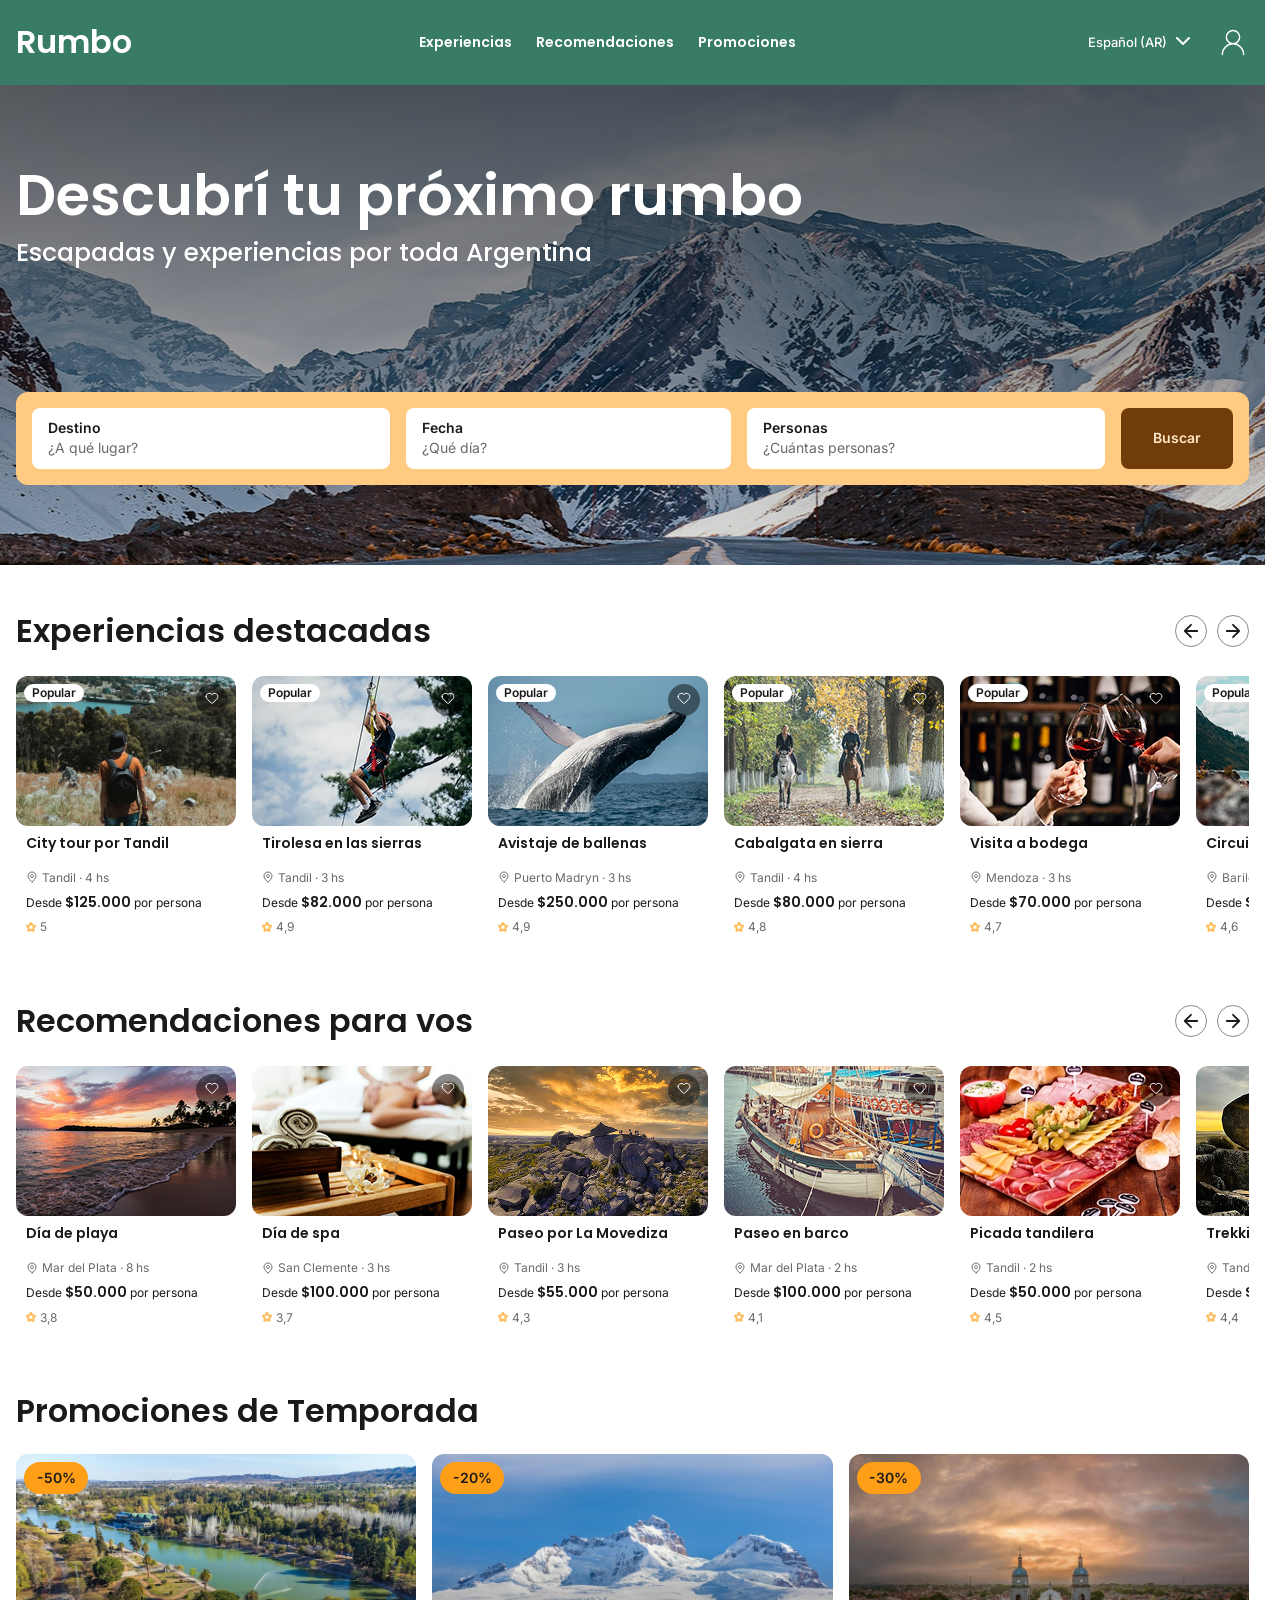
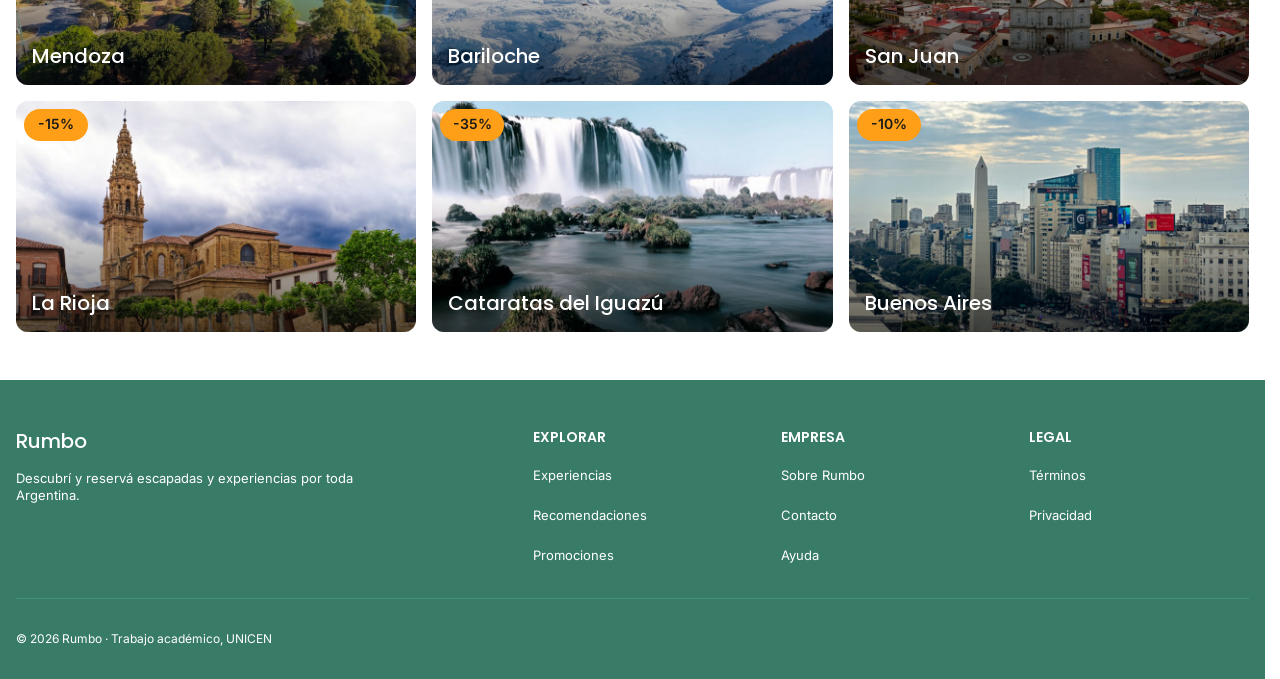
<file: index.html>
<!doctype html>
<html lang="es">
  <head>
    <meta charset="UTF-8" />
    <meta name="viewport" content="width=device-width, initial-scale=1.0" />
    <title>Rumbo · Escapadas y experiencias</title>
    <meta name="description" content="Rumbo: reservá escapadas y experiencias por toda Argentina. Buscá por destino, fecha y cantidad de personas." />
    <link rel="preconnect" href="https://fonts.googleapis.com" />
    <link rel="preconnect" href="https://fonts.gstatic.com" crossorigin />
    <link
      href="https://fonts.googleapis.com/css2?family=Inter:wght@400;500;600&family=Poppins:wght@500;600&display=swap"
      rel="stylesheet"
    />
    <link rel="stylesheet" href="css/tokens.css" />
    <link rel="stylesheet" href="css/estilos.css" />
  </head>
  <body>
    <header class="header">
      <div class="contenedor header__interior">
        <a href="index.html" class="header__logo">Rumbo</a>

        <nav class="header__nav" aria-label="Principal">
          <a href="index.html#experiencias">Experiencias</a>
          <a href="index.html#recomendaciones">Recomendaciones</a>
          <a href="index.html#promociones">Promociones</a>
        </nav>

        <div class="header__acciones">
          <button class="header__idioma" type="button">
            Español (AR) <span data-icono="chevron"></span>
          </button>

          <div class="header__cuenta">
            <button
              class="header__usuario"
              type="button"
              aria-label="Mi cuenta"
              aria-expanded="false"
              aria-controls="menu-cuenta"
              data-icono="usuario"
            ></button>

            <ul class="menu-cuenta" id="menu-cuenta" hidden>
              <li>
                <a href="cuenta.html#guardados"
                  ><span data-icono="guardados"></span>Experiencias guardadas</a
                >
              </li>
              <li>
                <a href="cuenta.html#proximos"
                  ><span data-icono="proximos"></span>Reservas confirmadas</a
                >
              </li>
              <li>
                <a href="cuenta.html#notificaciones"
                  ><span data-icono="notificaciones"></span>Notificaciones</a
                >
              </li>
              <li class="menu-cuenta__separador" role="separator"></li>
              <li>
                <a href="cuenta.html#preferencias"
                  ><span data-icono="preferencias"></span>Preferencias</a
                >
              </li>
              <li>
                <a href="#"><span data-icono="ayuda"></span>Centro de ayuda</a>
              </li>
              <li class="menu-cuenta__separador" role="separator"></li>
              <li>
                <a href="index.html"
                  ><span data-icono="salir"></span>Cerrar sesión</a
                >
              </li>
            </ul>
          </div>
        </div>
      </div>
    </header>
    <main>
      <section class="hero" aria-labelledby="hero-titulo">
        <div class="contenedor">
          <h1 id="hero-titulo">Descubrí tu próximo rumbo</h1>
          <p class="hero__subtitulo">
            Escapadas y experiencias por toda Argentina
          </p>
        </div>

        <div class="contenedor">
          <form class="buscador" action="explorar.html" method="get">
            <label class="buscador__campo">
              <span class="buscador__etiqueta">Destino</span>
              <input
                class="buscador__input"
                type="text"
                name="destino"
                placeholder="¿A qué lugar?"
              />
            </label>

            <div class="buscador__fecha">
              <label class="buscador__campo">
                <span class="buscador__etiqueta">Fecha</span>
                <input
                  class="buscador__input"
                  id="fecha-buscador"
                  type="text"
                  role="combobox"
                  placeholder="¿Qué día?"
                  readonly
                  autocomplete="off"
                  aria-haspopup="dialog"
                  aria-expanded="false"
                  aria-controls="calendario"
                />
              </label>
              <input type="hidden" name="fecha" id="fecha-iso" />
              <div
                class="calendario"
                id="calendario"
                role="dialog"
                aria-label="Elegí una fecha"
                hidden
              ></div>
            </div>

            <label class="buscador__campo">
              <span class="buscador__etiqueta">Personas</span>
              <input
                class="buscador__input"
                type="text"
                name="personas"
                inputmode="numeric"
                pattern="[0-9]*"
                maxlength="2"
                placeholder="¿Cuántas personas?"
              />
            </label>
            <button type="submit" class="boton boton--primario">Buscar</button>
          </form>
        </div>
      </section>

      <section
        class="seccion"
        id="experiencias"
        aria-labelledby="titulo-destacadas"
        data-carrusel
      >
        <div class="contenedor">
          <div class="seccion__encabezado">
            <h2 id="titulo-destacadas">Experiencias destacadas</h2>
            <div class="carrusel__controles">
              <button
                class="carrusel__flecha"
                type="button"
                data-direccion="-1"
                data-icono="flechaIzq"
                aria-label="Anterior"
              ></button>
              <button
                class="carrusel__flecha"
                type="button"
                data-direccion="1"
                data-icono="flechaDer"
                aria-label="Siguiente"
              ></button>
            </div>
          </div>
          <div class="carrusel" data-lista="destacadas"></div>
        </div>
      </section>

      <section
        class="seccion"
        id="recomendaciones"
        aria-labelledby="titulo-recomendaciones"
        data-carrusel
      >
        <div class="contenedor">
          <div class="seccion__encabezado">
            <h2 id="titulo-recomendaciones">Recomendaciones para vos</h2>
            <div class="carrusel__controles">
              <button
                class="carrusel__flecha"
                type="button"
                data-direccion="-1"
                data-icono="flechaIzq"
                aria-label="Anterior"
              ></button>
              <button
                class="carrusel__flecha"
                type="button"
                data-direccion="1"
                data-icono="flechaDer"
                aria-label="Siguiente"
              ></button>
            </div>
          </div>
          <div class="carrusel" data-lista="recomendadas"></div>
        </div>
      </section>

      <section
        class="seccion"
        id="promociones"
        aria-labelledby="titulo-promociones"
      >
        <div class="contenedor">
          <h2 id="titulo-promociones" class="seccion__titulo">
            Promociones de Temporada
          </h2>
          <div class="promos" data-lista="promociones"></div>
        </div>
      </section>
    </main>
    <footer class="footer">
      <div class="contenedor">
        <div class="footer__principal">
          <div class="footer__marca">
            <p class="footer__logo">Rumbo</p>
            <p class="footer__descripcion">
              Descubrí y reservá escapadas y experiencias por toda Argentina.
            </p>
          </div>

          <div class="footer__columnas">
            <nav aria-label="Explorar">
              <h2 class="footer__titulo">Explorar</h2>
              <ul class="footer__lista">
                <li><a href="index.html#experiencias">Experiencias</a></li>
                <li>
                  <a href="index.html#recomendaciones">Recomendaciones</a>
                </li>
                <li><a href="index.html#promociones">Promociones</a></li>
              </ul>
            </nav>

            <nav aria-label="Empresa">
              <h2 class="footer__titulo">Empresa</h2>
              <ul class="footer__lista">
                <li><a href="#">Sobre Rumbo</a></li>
                <li><a href="#">Contacto</a></li>
                <li><a href="#">Ayuda</a></li>
              </ul>
            </nav>

            <nav aria-label="Legal">
              <h2 class="footer__titulo">Legal</h2>
              <ul class="footer__lista">
                <li><a href="#">Términos</a></li>
                <li><a href="#">Privacidad</a></li>
              </ul>
            </nav>
          </div>
        </div>

        <p class="footer__legal">© 2026 Rumbo · Trabajo académico, UNICEN</p>
      </div>
    </footer>
    <script src="js/iconos.js" defer></script>
    <script src="js/comunes.js" defer></script>
    <script src="js/favoritos.js" defer></script>
    <script src="data/experiencias.js" defer></script>
    <script src="data/promociones.js" defer></script>
    <script src="js/cards.js" defer></script>
    <script src="js/carrusel.js" defer></script>
    <script src="js/home.js" defer></script>
    <script src="js/fechas.js" defer></script>
    <script src="js/calendario.js" defer></script>
  </body>
</html>
</file>
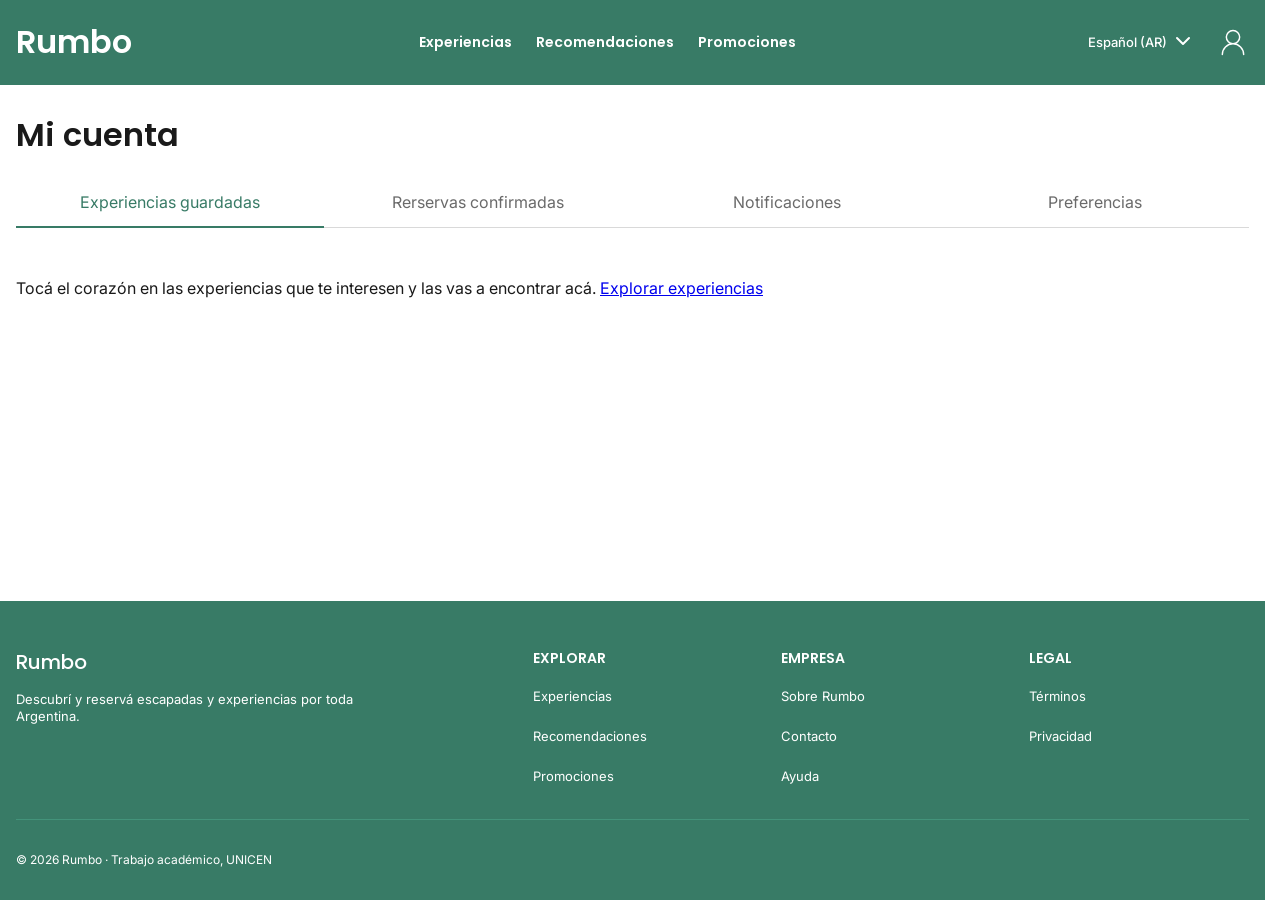
<file: cuenta.html>
<!doctype html>
<html lang="es">
  <head>
    <meta charset="UTF-8" />
    <meta name="viewport" content="width=device-width, initial-scale=1.0" />
    <title>Mi cuenta · Rumbo</title>
    <meta name="description" content="Tu cuenta en Rumbo: Experiencias guardadas, reservas confirmadas, notificaciones y preferencias." />
    <link rel="preconnect" href="https://fonts.googleapis.com" />
    <link rel="preconnect" href="https://fonts.gstatic.com" crossorigin />
    <link
      href="https://fonts.googleapis.com/css2?family=Inter:wght@400;500;600&family=Poppins:wght@500;600&display=swap"
      rel="stylesheet"
    />
    <link rel="stylesheet" href="css/tokens.css" />
    <link rel="stylesheet" href="css/estilos.css" />
  </head>
  <body>
<header class="header">
      <div class="contenedor header__interior">
        <a href="index.html" class="header__logo">Rumbo</a>

        <nav class="header__nav" aria-label="Principal">
          <a href="index.html#experiencias">Experiencias</a>
          <a href="index.html#recomendaciones">Recomendaciones</a>
          <a href="index.html#promociones">Promociones</a>
        </nav>

        <div class="header__acciones">
          <button class="header__idioma" type="button">
            Español (AR) <span data-icono="chevron"></span>
          </button>

          <div class="header__cuenta">
            <button
              class="header__usuario"
              type="button"
              aria-label="Mi cuenta"
              aria-expanded="false"
              aria-controls="menu-cuenta"
              data-icono="usuario"
            ></button>

            <ul class="menu-cuenta" id="menu-cuenta" hidden>
              <li>
                <a href="cuenta.html#guardados"
                  ><span data-icono="guardados"></span>Experiencias guardadas</a
                >
              </li>
              <li>
                <a href="cuenta.html#proximos"
                  ><span data-icono="proximos"></span>Rerservas confirmadas</a
                >
              </li>
              <li>
                <a href="cuenta.html#notificaciones"
                  ><span data-icono="notificaciones"></span>Notificaciones</a
                >
              </li>
              <li class="menu-cuenta__separador" role="separator"></li>
              <li>
                <a href="cuenta.html#preferencias"
                  ><span data-icono="preferencias"></span>Preferencias</a
                >
              </li>
              <li>
                <a href="#"><span data-icono="ayuda"></span>Centro de ayuda</a>
              </li>
              <li class="menu-cuenta__separador" role="separator"></li>
              <li>
                <a href="index.html"
                  ><span data-icono="salir"></span>Cerrar sesión</a
                >
              </li>
            </ul>
          </div>
        </div>
      </div>
    </header>
    <main class="cuenta" id="pagina">
      <div class="contenedor cuenta__contenido">
        <h1>Mi cuenta</h1>

        <div
          class="pestanas"
          role="tablist"
          aria-label="Secciones de tu cuenta"
        >
          <button
            type="button"
            role="tab"
            id="tab-guardados"
            data-tab="guardados"
            aria-controls="panel-guardados"
            aria-selected="true"
          >
            Experiencias guardadas
          </button>
          <button
            type="button"
            role="tab"
            id="tab-proximos"
            data-tab="proximos"
            aria-controls="panel-proximos"
            aria-selected="false"
            tabindex="-1"
          >
            Rerservas confirmadas
          </button>
          <button
            type="button"
            role="tab"
            id="tab-notificaciones"
            data-tab="notificaciones"
            aria-controls="panel-notificaciones"
            aria-selected="false"
            tabindex="-1"
          >
            Notificaciones
          </button>
          <button
            type="button"
            role="tab"
            id="tab-preferencias"
            data-tab="preferencias"
            aria-controls="panel-preferencias"
            aria-selected="false"
            tabindex="-1"
          >
            Preferencias
          </button>
        </div>

        <section
          role="tabpanel"
          id="panel-guardados"
          aria-labelledby="tab-guardados"
          tabindex="0"
        >
          <div class="cuenta__grilla" id="guardados"></div>
        </section>

        <section
          role="tabpanel"
          id="panel-proximos"
          aria-labelledby="tab-proximos"
          tabindex="0"
          hidden
        >
          <ul class="cuenta__lista" id="proximos"></ul>
        </section>

        <section
          role="tabpanel"
          id="panel-preferencias"
          aria-labelledby="tab-preferencias"
          tabindex="0"
          hidden
        >
          <form class="preferencias" id="form-preferencias">
            <fieldset class="pregunta" aria-describedby="ayuda-destino">
              <legend>¿Qué tipo de destino preferís?</legend>
              <p class="pregunta__ayuda" id="ayuda-destino">
                Podés elegir más de uno
              </p>
              <div class="chips">
                <label class="chip"
                  ><input
                    class="chip__input"
                    type="checkbox"
                    name="destino"
                    value="playa"
                  /><span>Playa</span></label
                >
                <label class="chip"
                  ><input
                    class="chip__input"
                    type="checkbox"
                    name="destino"
                    value="montania"
                  /><span>Montaña</span></label
                >
                <label class="chip"
                  ><input
                    class="chip__input"
                    type="checkbox"
                    name="destino"
                    value="sierras"
                  /><span>Sierras</span></label
                >
                <label class="chip"
                  ><input
                    class="chip__input"
                    type="checkbox"
                    name="destino"
                    value="ciudad"
                  /><span>Ciudad</span></label
                >
                <label class="chip"
                  ><input
                    class="chip__input"
                    type="checkbox"
                    name="destino"
                    value="lagos"
                  /><span>Lagos y ríos</span></label
                >
                <label class="chip"
                  ><input
                    class="chip__input"
                    type="checkbox"
                    name="destino"
                    value="patagonia"
                  /><span>Patagonia</span></label
                >
              </div>
            </fieldset>

            <fieldset class="pregunta" aria-describedby="ayuda-presupuesto">
              <legend>¿Hasta cuánto querés gastar por persona?</legend>
              <p class="pregunta__ayuda" id="ayuda-presupuesto">
                Elegí un rango
              </p>
              <div class="chips">
                <label class="chip"
                  ><input
                    class="chip__input"
                    type="radio"
                    name="presupuesto"
                    value="hasta-100"
                  /><span>Hasta $100.000</span></label
                >
                <label class="chip"
                  ><input
                    class="chip__input"
                    type="radio"
                    name="presupuesto"
                    value="100-200"
                  /><span>$100.000 a $200.000</span></label
                >
                <label class="chip"
                  ><input
                    class="chip__input"
                    type="radio"
                    name="presupuesto"
                    value="200-400"
                  /><span>$200.000 a $400.000</span></label
                >
                <label class="chip"
                  ><input
                    class="chip__input"
                    type="radio"
                    name="presupuesto"
                    value="mas-400"
                  /><span>Más de $400.000</span></label
                >
              </div>
            </fieldset>

            <div class="preferencias__acciones">
              <button class="boton boton--primario boton--chico" type="submit">
                Guardar preferencias
              </button>
              <p class="guardado" id="preferencias-guardado" role="status"></p>
            </div>
          </form>
        </section>

        <section
          role="tabpanel"
          id="panel-notificaciones"
          aria-labelledby="tab-notificaciones"
          tabindex="0"
          hidden
        >
          <ul class="notificaciones">
            <li class="notificacion">
              <div>
                <label class="notificacion__titulo" for="notif-confirmacion"
                  >Confirmación de reserva</label
                >
                <p id="notif-confirmacion-desc">
                  Te enviamos un email con los detalles apenas confirmás tu
                  experiencia.
                </p>
              </div>
              <span class="interruptor">
                <input
                  class="interruptor__input"
                  type="checkbox"
                  role="switch"
                  id="notif-confirmacion"
                  aria-describedby="notif-confirmacion-desc"
                  checked
                />
                <span class="interruptor__pista" aria-hidden="true"></span>
              </span>
            </li>

            <li class="notificacion">
              <div>
                <label class="notificacion__titulo" for="notif-recordatorio"
                  >Recordatorio antes de la experiencia</label
                >
                <p id="notif-recordatorio-desc">
                  Un aviso el día anterior para que no se te pase la fecha y hora.
                </p>
              </div>
              <span class="interruptor">
                <input
                  class="interruptor__input"
                  type="checkbox"
                  role="switch"
                  id="notif-recordatorio"
                  aria-describedby="notif-recordatorio-desc"
                  checked
                />
                <span class="interruptor__pista" aria-hidden="true"></span>
              </span>
            </li>

            <li class="notificacion">
              <div>
                <label class="notificacion__titulo" for="notif-guardados"
                  >Novedades de tus experiencias guardadas</label
                >
                <p id="notif-guardados-desc">
                  Te avisamos si hay nuevas fechas o cambios en las experiencias
                  que guardaste.
                </p>
              </div>
              <span class="interruptor">
                <input
                  class="interruptor__input"
                  type="checkbox"
                  role="switch"
                  id="notif-guardados"
                  aria-describedby="notif-guardados-desc"
                />
                <span class="interruptor__pista" aria-hidden="true"></span>
              </span>
            </li>

            <li class="notificacion">
              <div>
                <label class="notificacion__titulo" for="notif-ofertas"
                  >Ofertas y promociones</label
                >
                <p id="notif-ofertas-desc">
                  Descuentos de temporada y experiencias con lugares limitados.
                </p>
              </div>
              <span class="interruptor">
                <input
                  class="interruptor__input"
                  type="checkbox"
                  role="switch"
                  id="notif-ofertas"
                  aria-describedby="notif-ofertas-desc"
                />
                <span class="interruptor__pista" aria-hidden="true"></span>
              </span>
            </li>
          </ul>
        </section>
      </div>
    </main>
    <footer class="footer">
      <div class="contenedor">
        <div class="footer__principal">
          <div class="footer__marca">
            <p class="footer__logo">Rumbo</p>
            <p class="footer__descripcion">
              Descubrí y reservá escapadas y experiencias por toda Argentina.
            </p>
          </div>

          <div class="footer__columnas">
            <nav aria-label="Explorar">
              <h2 class="footer__titulo">Explorar</h2>
              <ul class="footer__lista">
                <li><a href="index.html#experiencias">Experiencias</a></li>
                <li>
                  <a href="index.html#recomendaciones">Recomendaciones</a>
                </li>
                <li><a href="index.html#promociones">Promociones</a></li>
              </ul>
            </nav>

            <nav aria-label="Empresa">
              <h2 class="footer__titulo">Empresa</h2>
              <ul class="footer__lista">
                <li><a href="#">Sobre Rumbo</a></li>
                <li><a href="#">Contacto</a></li>
                <li><a href="#">Ayuda</a></li>
              </ul>
            </nav>

            <nav aria-label="Legal">
              <h2 class="footer__titulo">Legal</h2>
              <ul class="footer__lista">
                <li><a href="#">Términos</a></li>
                <li><a href="#">Privacidad</a></li>
              </ul>
            </nav>
          </div>
        </div>

        <p class="footer__legal">© 2026 Rumbo · Trabajo académico, UNICEN</p>
      </div>
    </footer>
    <dialog
      class="modal"
      id="modal-cancelar"
      aria-labelledby="cancelar-titulo"
      aria-describedby="cancelar-texto"
    >
      <div
        class="modal__check modal__check--error"
        data-icono="cerrar"
        aria-hidden="true"
      ></div>
      <h2 id="cancelar-titulo">¿Cancelar esta reserva?</h2>
      <p class="modal__detalle" id="cancelar-texto"></p>
      <button type="button" class="boton boton--peligro" id="cancelar-si">
        Sí, cancelar reserva
      </button>
      <button type="button" class="boton boton--secundario" id="cancelar-no">
        No, mantener
      </button>
    </dialog>
    <script src="js/iconos.js" defer></script>
    <script src="js/comunes.js" defer></script>
    <script src="data/experiencias.js" defer></script>
    <script src="js/favoritos.js" defer></script>
    <script src="js/cards.js" defer></script>
    <script src="js/fechas.js" defer></script>
    <script src="js/cuenta.js" defer></script>
  </body>
</html>
</file>
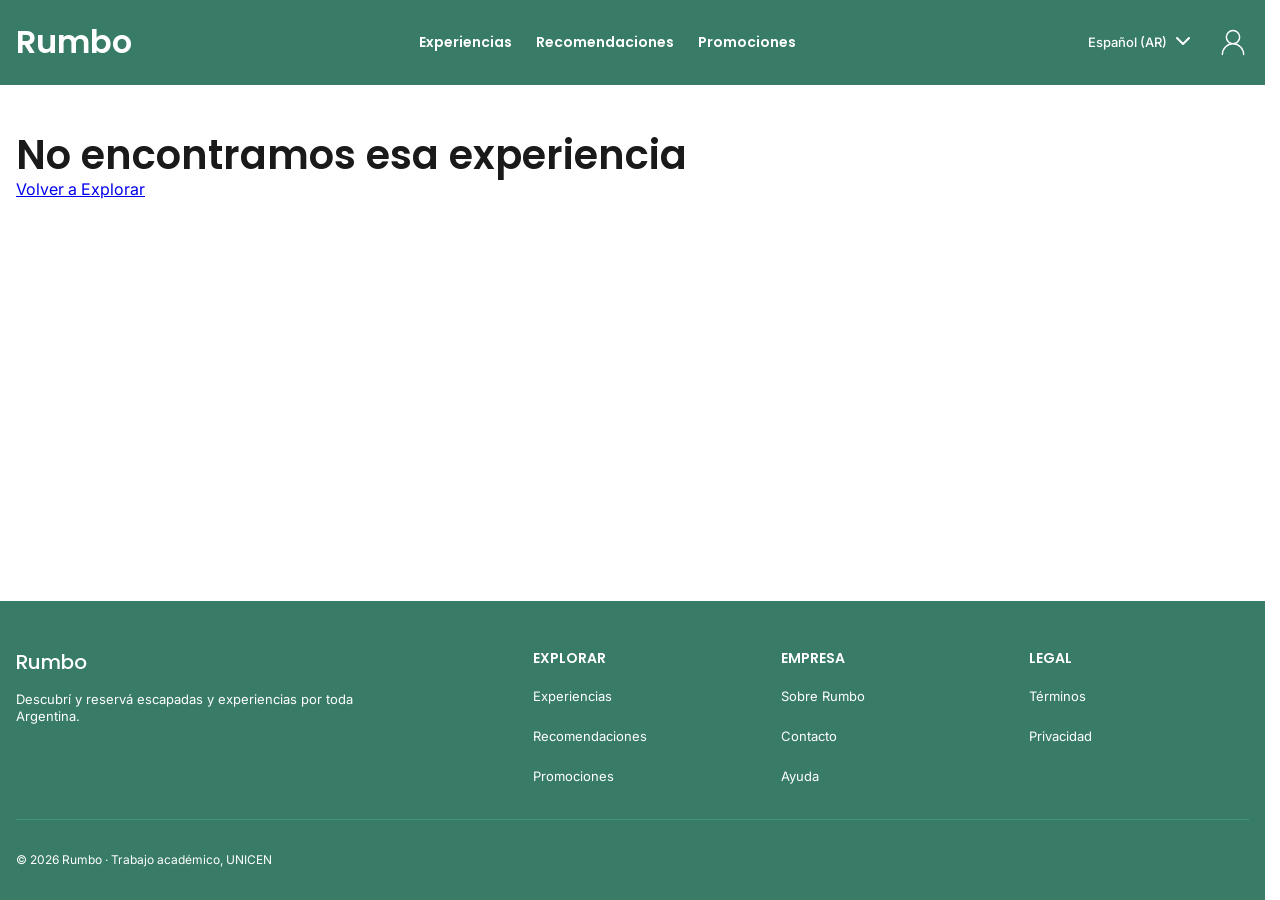
<file: detalle.html>
<!doctype html>
<html lang="es">
  <head>
    <meta charset="UTF-8" />
    <meta name="viewport" content="width=device-width, initial-scale=1.0" />
    <title>City tour por Tandil · Rumbo</title>
    <meta
      name="description"
      content="Detalle de la experiencia: galería, próximas salidas, opiniones y reserva en Rumbo."
    />
    <link rel="preconnect" href="https://fonts.googleapis.com" />
    <link rel="preconnect" href="https://fonts.gstatic.com" crossorigin />
    <link
      href="https://fonts.googleapis.com/css2?family=Inter:wght@400;500;600&family=Poppins:wght@500;600&display=swap"
      rel="stylesheet"
    />
    <link rel="stylesheet" href="css/tokens.css" />
    <link rel="stylesheet" href="css/estilos.css" />
  </head>
  <body>
    <header class="header">
      <div class="contenedor header__interior">
        <a href="index.html" class="header__logo">Rumbo</a>

        <nav class="header__nav" aria-label="Principal">
          <a href="index.html#experiencias">Experiencias</a>
          <a href="index.html#recomendaciones">Recomendaciones</a>
          <a href="index.html#promociones">Promociones</a>
        </nav>

        <div class="header__acciones">
          <button class="header__idioma" type="button">
            Español (AR) <span data-icono="chevron"></span>
          </button>

          <div class="header__cuenta">
            <button
              class="header__usuario"
              type="button"
              aria-label="Mi cuenta"
              aria-expanded="false"
              aria-controls="menu-cuenta"
              data-icono="usuario"
            ></button>

            <ul class="menu-cuenta" id="menu-cuenta" hidden>
              <li>
                <a href="cuenta.html#guardados"
                  ><span data-icono="guardados"></span>Experiencias guardadas</a
                >
              </li>
              <li>
                <a href="cuenta.html#proximos"
                  ><span data-icono="proximos"></span>Reservas confirmadas</a
                >
              </li>
              <li>
                <a href="cuenta.html#notificaciones"
                  ><span data-icono="notificaciones"></span>Notificaciones</a
                >
              </li>
              <li class="menu-cuenta__separador" role="separator"></li>
              <li>
                <a href="cuenta.html#preferencias"
                  ><span data-icono="preferencias"></span>Preferencias</a
                >
              </li>
              <li>
                <a href="#"><span data-icono="ayuda"></span>Centro de ayuda</a>
              </li>
              <li class="menu-cuenta__separador" role="separator"></li>
              <li>
                <a href="index.html"
                  ><span data-icono="salir"></span>Cerrar sesión</a
                >
              </li>
            </ul>
          </div>
        </div>
      </div>
    </header>

    <main class="detalle" id="detalle">
      <section class="contenedor detalle__contenido">
        <div class="detalle__encabezado">
          <nav class="migas" aria-label="Ruta de navegación">
            <ol>
              <li><a href="index.html">Inicio</a></li>
              <li><a href="explorar.html">Explorar</a></li>
              <li><a href="explorar.html" id="miga-lugar"></a></li>
            </ol>
          </nav>

          <div class="detalle__titulo">
            <h1 id="titulo"></h1>
            <button
              class="detalle__favorito"
              id="favorito"
              type="button"
              aria-pressed="false"
              data-icono="corazon"
            ></button>
          </div>

          <p class="detalle__ubicacion" id="ubicacion"></p>
        </div>

        <ul class="detalle__datos" id="datos"></ul>
      </section>

      <section
        class="contenedor detalle__galeria"
        id="galeria"
        aria-label="Galería de fotos"
      ></section>

      <div class="contenedor detalle__columnas">
        <article class="detalle__info">
          <section class="detalle__seccion" aria-labelledby="sec-sobre">
            <h2 id="sec-sobre">Sobre esta experiencia</h2>
            <p id="descripcion"></p>
          </section>

          <section class="detalle__seccion" aria-labelledby="sec-incluye">
            <h2 id="sec-incluye">¿Qué incluye?</h2>
            <ul class="detalle__lista" id="incluye"></ul>
          </section>

          <section class="detalle__seccion" aria-labelledby="sec-accesibilidad">
            <h2 id="sec-accesibilidad">Accesibilidad</h2>
            <p id="accesibilidad"></p>
          </section>

          <section class="detalle__seccion" aria-labelledby="sec-encuentro">
            <h2 id="sec-encuentro">Punto de encuentro</h2>
            <p id="encuentro"></p>
            <iframe
              class="detalle__mapa"
              id="mapa"
              title="Mapa del punto de encuentro"
              loading="lazy"
              referrerpolicy="no-referrer-when-downgrade"
            ></iframe>
          </section>

          <section
            class="detalle__seccion detalle__seccion--amplia"
            aria-labelledby="sec-salidas"
            id="seccion-salidas"
          >
            <div class="detalle__cabecera">
              <h2 id="sec-salidas">Próximas salidas</h2>
              <p class="detalle__nota">
                Disponibilidad simulada. Los cupos pueden cambiar hasta que
                confirmes tu reserva.
              </p>
            </div>
            <ul class="salidas" id="salidas"></ul>
          </section>

          <section
            class="detalle__seccion detalle__seccion--amplia"
            aria-labelledby="sec-opiniones"
          >
            <div class="detalle__cabecera">
              <h2 id="sec-opiniones">Opiniones</h2>
              <p class="detalle__nota" id="resumen-opiniones"></p>
            </div>
            <ul class="opiniones" id="opiniones"></ul>
            <button
              type="button"
              class="boton boton--secundario boton--chico opiniones__mas"
            >
              Ver todas las opiniones
            </button>
          </section>
        </article>

        <form
          class="detalle__reserva"
          id="reserva"
          action="reserva.html"
          method="get"
          aria-label="Reservar esta experiencia"
        >
          <input type="hidden" name="id" id="reserva-id" />
          <input type="hidden" name="salida" id="reserva-salida" />

          <p class="reserva__precio">
            <strong id="precio"></strong> por persona
          </p>

          <div class="reserva__campos">
            <label class="reserva__campo">
              <span class="solo-lectores">Fecha</span>
              <input
                type="text"
                id="fecha"
                placeholder="Elegí un día"
                readonly
              />
            </label>
            <label class="reserva__campo">
              <span class="solo-lectores">Personas</span>
              <input
                type="text"
                inputmode="numeric"
                name="personas"
                placeholder="Personas"
              />
            </label>
          </div>

          <p class="reserva__error" id="reserva-error" role="alert" hidden></p>

          <button type="submit" class="boton boton--primario">Reservar</button>

          <button
            type="button"
            class="boton boton--secundario reserva__guardar"
            id="guardar"
            aria-pressed="false"
          >
            <span data-icono="corazon"></span> Guardar en favoritos
          </button>

          <p class="reserva__aviso">No se cobra nada ahora</p>
        </form>
      </div>
    </main>

    <footer class="footer">
      <div class="contenedor">
        <div class="footer__principal">
          <div class="footer__marca">
            <p class="footer__logo">Rumbo</p>
            <p class="footer__descripcion">
              Descubrí y reservá escapadas y experiencias por toda Argentina.
            </p>
          </div>

          <div class="footer__columnas">
            <nav aria-label="Explorar">
              <h2 class="footer__titulo">Explorar</h2>
              <ul class="footer__lista">
                <li><a href="index.html#experiencias">Experiencias</a></li>
                <li>
                  <a href="index.html#recomendaciones">Recomendaciones</a>
                </li>
                <li><a href="index.html#promociones">Promociones</a></li>
              </ul>
            </nav>

            <nav aria-label="Empresa">
              <h2 class="footer__titulo">Empresa</h2>
              <ul class="footer__lista">
                <li><a href="#">Sobre Rumbo</a></li>
                <li><a href="#">Contacto</a></li>
                <li><a href="#">Ayuda</a></li>
              </ul>
            </nav>

            <nav aria-label="Legal">
              <h2 class="footer__titulo">Legal</h2>
              <ul class="footer__lista">
                <li><a href="#">Términos</a></li>
                <li><a href="#">Privacidad</a></li>
              </ul>
            </nav>
          </div>
        </div>

        <p class="footer__legal">© 2026 Rumbo · Trabajo académico, UNICEN</p>
      </div>
    </footer>

    <script src="js/iconos.js" defer></script>
    <script src="js/comunes.js" defer></script>
    <script src="js/favoritos.js" defer></script>
    <script src="data/experiencias.js" defer></script>
    <script src="data/opiniones.js" defer></script>
    <script src="js/cards.js" defer></script>
    <script src="js/fechas.js" defer></script>
    <script src="js/detalle.js" defer></script>
  </body>
</html>
</file>
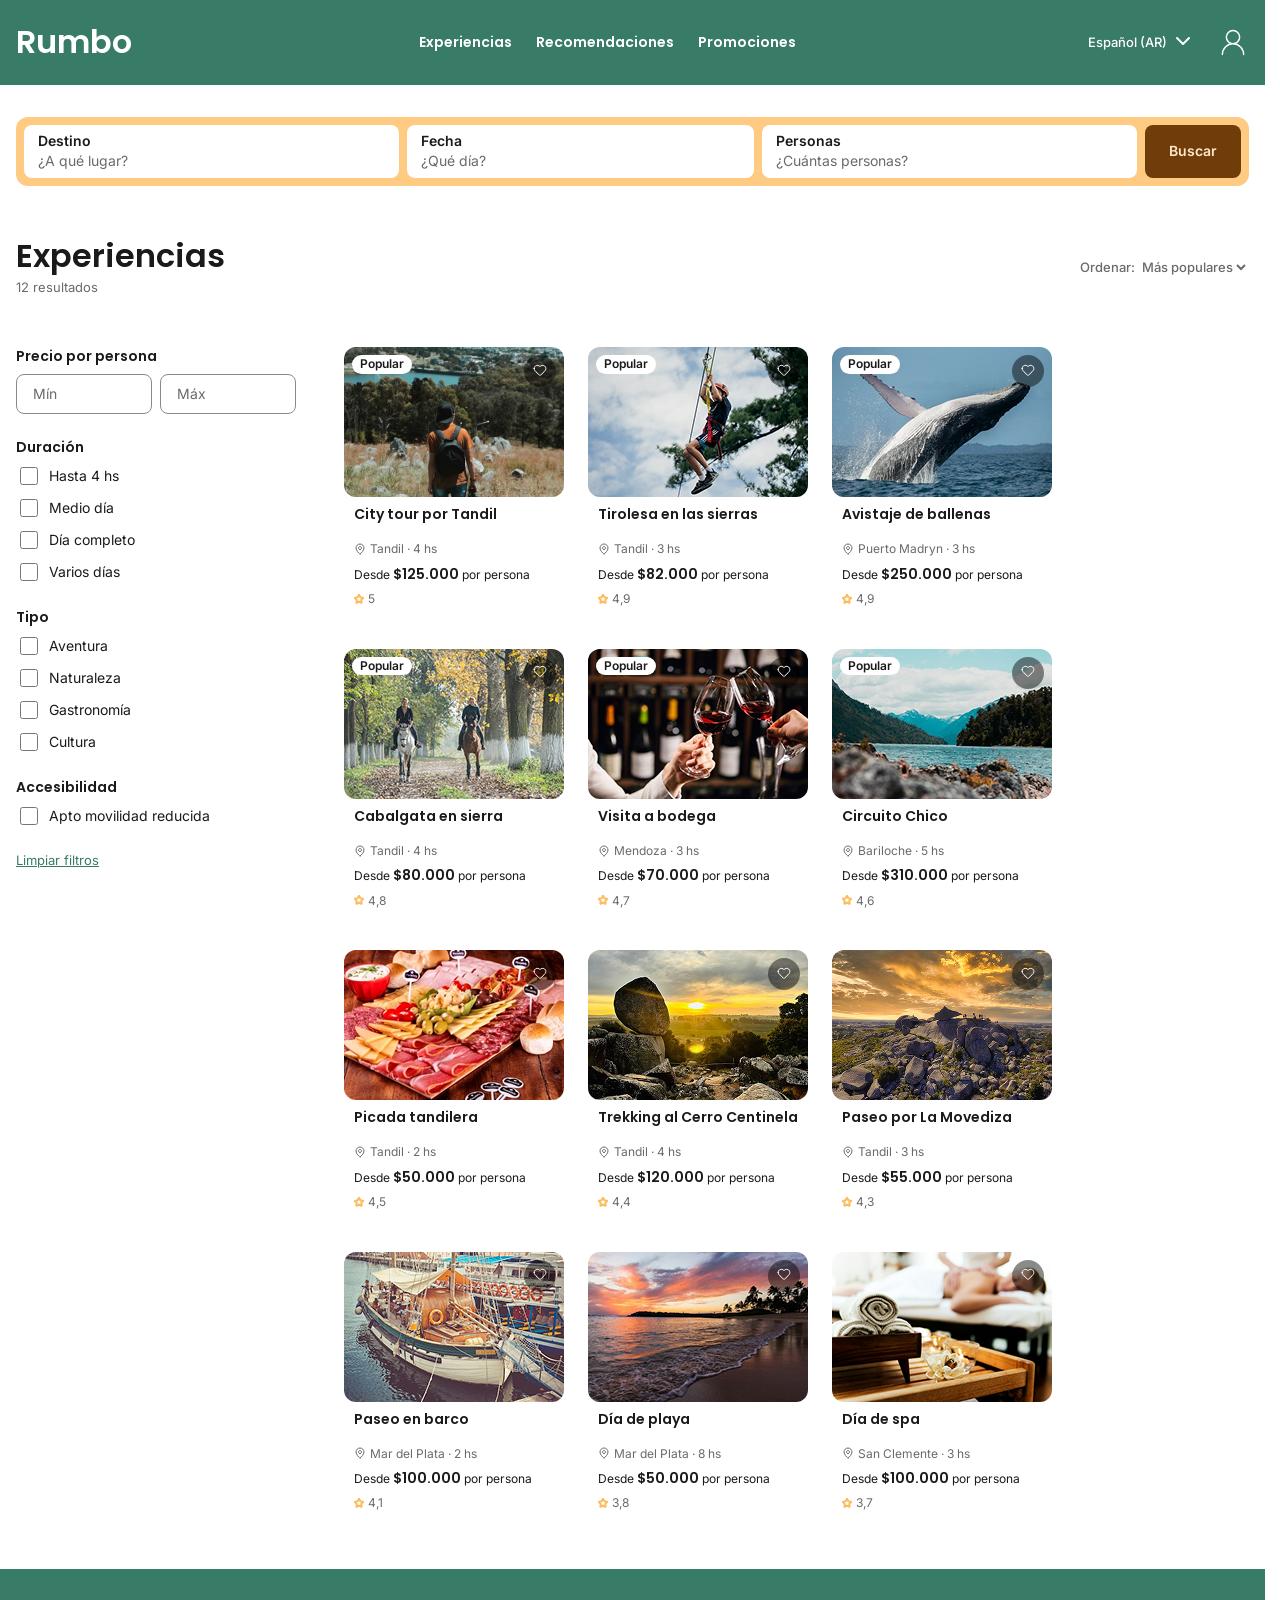
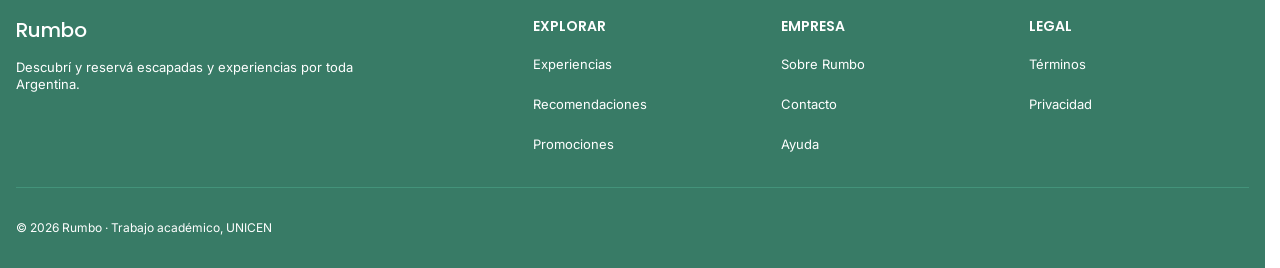
<file: explorar.html>
<!doctype html>
<html lang="es">
  <head>
    <meta charset="UTF-8" />
    <meta name="viewport" content="width=device-width, initial-scale=1.0" />
    <title>Explorar · Rumbo</title>
    <meta
      name="description"
      content="Explorá experiencias y escapadas en Rumbo. Filtrá por precio, duración, tipo y accesibilidad."
    />
    <link rel="preconnect" href="https://fonts.googleapis.com" />
    <link rel="preconnect" href="https://fonts.gstatic.com" crossorigin />
    <link
      href="https://fonts.googleapis.com/css2?family=Inter:wght@400;500;600&family=Poppins:wght@500;600&display=swap"
      rel="stylesheet"
    />
    <link rel="stylesheet" href="css/tokens.css" />
    <link rel="stylesheet" href="css/estilos.css" />
  </head>
  <body>
    <header class="header">
      <div class="contenedor header__interior">
        <a href="index.html" class="header__logo">Rumbo</a>

        <nav class="header__nav" aria-label="Principal">
          <a href="index.html#experiencias">Experiencias</a>
          <a href="index.html#recomendaciones">Recomendaciones</a>
          <a href="index.html#promociones">Promociones</a>
        </nav>

        <div class="header__acciones">
          <button class="header__idioma" type="button">
            Español (AR) <span data-icono="chevron"></span>
          </button>

          <div class="header__cuenta">
            <button
              class="header__usuario"
              type="button"
              aria-label="Mi cuenta"
              aria-expanded="false"
              aria-controls="menu-cuenta"
              data-icono="usuario"
            ></button>

            <ul class="menu-cuenta" id="menu-cuenta" hidden>
              <li>
                <a href="cuenta.html#guardados"
                  ><span data-icono="guardados"></span>Experiencias guardadas</a
                >
              </li>
              <li>
                <a href="cuenta.html#proximos"
                  ><span data-icono="proximos"></span>Reservas confirmadas</a
                >
              </li>
              <li>
                <a href="cuenta.html#notificaciones"
                  ><span data-icono="notificaciones"></span>Notificaciones</a
                >
              </li>
              <li class="menu-cuenta__separador" role="separator"></li>
              <li>
                <a href="cuenta.html#preferencias"
                  ><span data-icono="preferencias"></span>Preferencias</a
                >
              </li>
              <li>
                <a href="#"><span data-icono="ayuda"></span>Centro de ayuda</a>
              </li>
              <li class="menu-cuenta__separador" role="separator"></li>
              <li>
                <a href="index.html"
                  ><span data-icono="salir"></span>Cerrar sesión</a
                >
              </li>
            </ul>
          </div>
        </div>
      </div>
    </header>
    <main class="contenedor explorar">
      <form
        class="buscador buscador--compacto"
        action="explorar.html"
        method="get"
        aria-label="Modificar búsqueda"
      >
        <label class="buscador__campo">
          <span class="buscador__etiqueta">Destino</span>
          <input
            class="buscador__input"
            type="text"
            name="destino"
            placeholder="¿A qué lugar?"
          />
        </label>

        <div class="buscador__fecha">
          <label class="buscador__campo">
            <span class="buscador__etiqueta">Fecha</span>
            <input
              class="buscador__input"
              id="fecha-buscador"
              type="text"
              role="combobox"
              placeholder="¿Qué día?"
              readonly
              autocomplete="off"
              aria-haspopup="dialog"
              aria-expanded="false"
              aria-controls="calendario"
            />
          </label>
          <input type="hidden" name="fecha" id="fecha-iso" />
          <div
            class="calendario"
            id="calendario"
            role="dialog"
            aria-label="Elegí una fecha"
            hidden
          ></div>
        </div>

        <label class="buscador__campo">
          <span class="buscador__etiqueta">Personas</span>
          <input
            class="buscador__input"
            type="text"
            name="personas"
            inputmode="numeric"
            pattern="[0-9]*"
            maxlength="2"
            placeholder="¿Cuántas personas?"
          />
        </label>
        <button type="submit" class="boton boton--primario">Buscar</button>
      </form>
      <div class="explorar__titulo">
        <div>
          <h1>Experiencias en Tandil</h1>
          <p class="explorar__resumen" id="resumen" aria-live="polite">
            48 resultados · 3 – 9 oct · 2 personas
          </p>
        </div>

        <label class="ordenar">
          Ordenar:
          <select id="orden" name="orden">
            <option value="populares">Más populares</option>
            <option value="menor-precio">Menor precio</option>
            <option value="mayor-precio">Mayor precio</option>
          </select>
        </label>
      </div>

      <div class="explorar__fila">
        <form class="filtros" id="filtros" aria-label="Filtros">
          <h2 class="solo-lectores" id="titulo-filtros">Filtros</h2>
          <fieldset>
            <legend>Precio por persona</legend>
            <div class="filtros__precio">
              <input
                type="text"
                inputmode="numeric"
                name="min"
                placeholder="Mín"
                aria-label="Precio mínimo"
              />
              <input
                type="text"
                inputmode="numeric"
                name="max"
                placeholder="Máx"
                aria-label="Precio máximo"
              />
            </div>
          </fieldset>

          <fieldset>
            <legend>Duración</legend>
            <label
              ><input type="checkbox" name="duracion" value="hasta4" /> Hasta 4
              hs</label
            >
            <label
              ><input type="checkbox" name="duracion" value="mediodia" /> Medio
              día</label
            >
            <label
              ><input type="checkbox" name="duracion" value="diacompleto" /> Día
              completo</label
            >
            <label
              ><input type="checkbox" name="duracion" value="variosdias" />
              Varios días</label
            >
          </fieldset>

          <fieldset>
            <legend>Tipo</legend>
            <label
              ><input type="checkbox" name="tipo" value="Aventura" />
              Aventura</label
            >
            <label
              ><input type="checkbox" name="tipo" value="Naturaleza" />
              Naturaleza</label
            >
            <label
              ><input type="checkbox" name="tipo" value="Gastronomía" />
              Gastronomía</label
            >
            <label
              ><input type="checkbox" name="tipo" value="Cultura" />
              Cultura</label
            >
          </fieldset>

          <fieldset>
            <legend>Accesibilidad</legend>
            <label
              ><input type="checkbox" name="accesible" value="1" /> Apto
              movilidad reducida</label
            >
          </fieldset>

          <button type="reset" class="filtros__limpiar">Limpiar filtros</button>
        </form>

        <h2 class="solo-lectores" id="titulo-resultados">Resultados</h2>

        <section
          class="resultados"
          id="resultados"
          aria-label="Resultados"
        ></section>
      </div>
    </main>
    <footer class="footer">
      <div class="contenedor">
        <div class="footer__principal">
          <div class="footer__marca">
            <p class="footer__logo">Rumbo</p>
            <p class="footer__descripcion">
              Descubrí y reservá escapadas y experiencias por toda Argentina.
            </p>
          </div>

          <div class="footer__columnas">
            <nav aria-label="Explorar">
              <h2 class="footer__titulo">Explorar</h2>
              <ul class="footer__lista">
                <li><a href="index.html#experiencias">Experiencias</a></li>
                <li>
                  <a href="index.html#recomendaciones">Recomendaciones</a>
                </li>
                <li><a href="index.html#promociones">Promociones</a></li>
              </ul>
            </nav>

            <nav aria-label="Empresa">
              <h2 class="footer__titulo">Empresa</h2>
              <ul class="footer__lista">
                <li><a href="#">Sobre Rumbo</a></li>
                <li><a href="#">Contacto</a></li>
                <li><a href="#">Ayuda</a></li>
              </ul>
            </nav>

            <nav aria-label="Legal">
              <h2 class="footer__titulo">Legal</h2>
              <ul class="footer__lista">
                <li><a href="#">Términos</a></li>
                <li><a href="#">Privacidad</a></li>
              </ul>
            </nav>
          </div>
        </div>

        <p class="footer__legal">© 2026 Rumbo · Trabajo académico, UNICEN</p>
      </div>
    </footer>
    <script src="js/iconos.js" defer></script>
    <script src="js/comunes.js" defer></script>
    <script src="js/favoritos.js" defer></script>
    <script src="data/experiencias.js" defer></script>
    <script src="js/cards.js" defer></script>
    <script src="js/fechas.js" defer></script>
    <script src="js/calendario.js" defer></script>
    <script src="js/explorar.js" defer></script>
  </body>
</html>
</file>
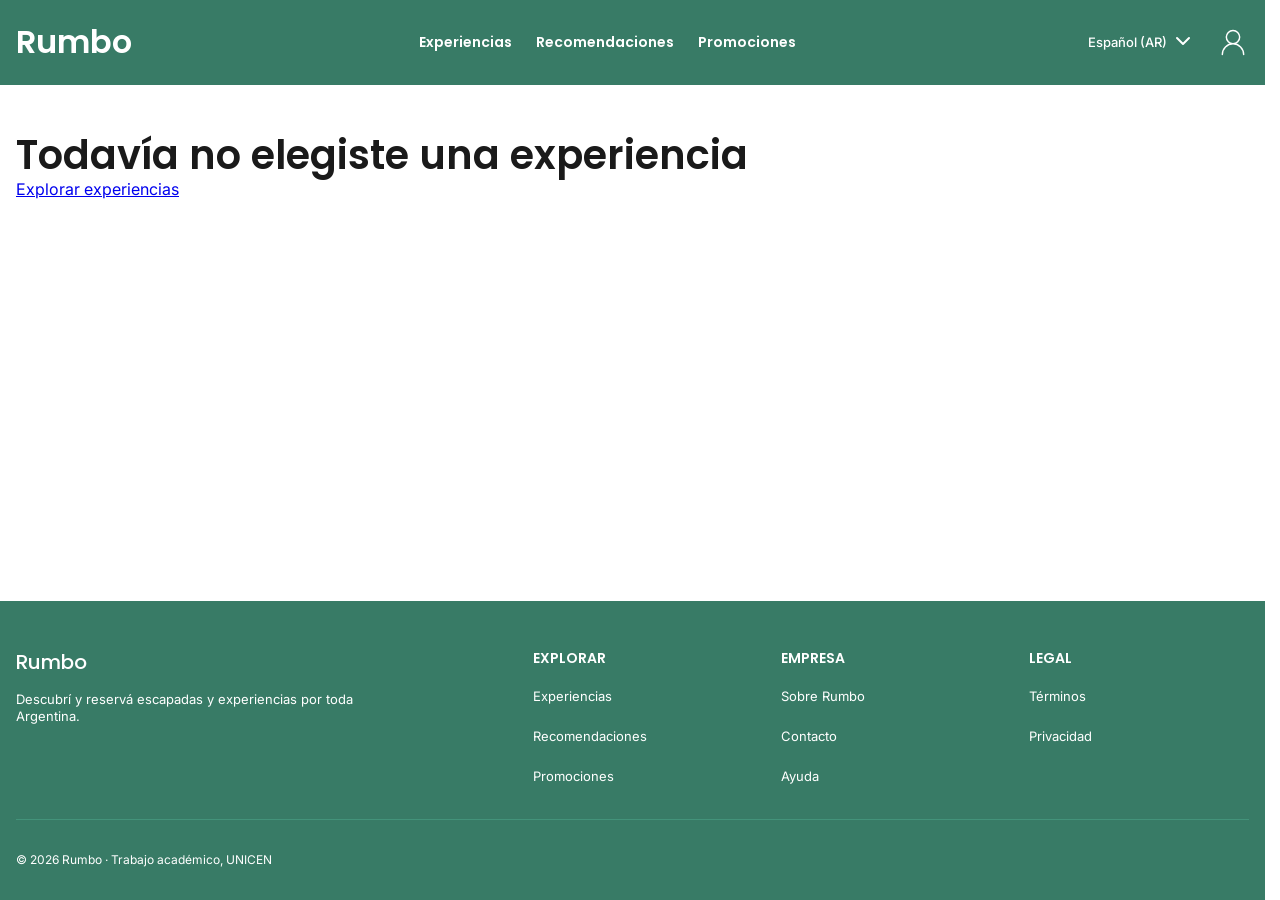
<file: reserva.html>
<!doctype html>
<html lang="es">
  <head>
    <meta charset="UTF-8" />
    <meta name="viewport" content="width=device-width, initial-scale=1.0" />
    <title>Mi reserva · Rumbo</title>
    <meta name="description" content="Completá tus datos de contacto y confirmá tu reserva en Rumbo." />
    <link rel="preconnect" href="https://fonts.googleapis.com" />
    <link rel="preconnect" href="https://fonts.gstatic.com" crossorigin />
    <link
      href="https://fonts.googleapis.com/css2?family=Inter:wght@400;500;600&family=Poppins:wght@500;600&display=swap"
      rel="stylesheet"
    />
    <link rel="stylesheet" href="css/tokens.css" />
    <link rel="stylesheet" href="css/estilos.css" />
  </head>
  <body>
<header class="header">
      <div class="contenedor header__interior">
        <a href="index.html" class="header__logo">Rumbo</a>

        <nav class="header__nav" aria-label="Principal">
          <a href="index.html#experiencias">Experiencias</a>
          <a href="index.html#recomendaciones">Recomendaciones</a>
          <a href="index.html#promociones">Promociones</a>
        </nav>

        <div class="header__acciones">
          <button class="header__idioma" type="button">
            Español (AR) <span data-icono="chevron"></span>
          </button>

          <div class="header__cuenta">
            <button
              class="header__usuario"
              type="button"
              aria-label="Mi cuenta"
              aria-expanded="false"
              aria-controls="menu-cuenta"
              data-icono="usuario"
            ></button>

            <ul class="menu-cuenta" id="menu-cuenta" hidden>
              <li>
                <a href="cuenta.html#guardados"
                  ><span data-icono="guardados"></span>Experiencias guardadas</a
                >
              </li>
              <li>
                <a href="cuenta.html#proximos"
                  ><span data-icono="proximos"></span>Reservas confirmadas</a
                >
              </li>
              <li>
                <a href="cuenta.html#notificaciones"
                  ><span data-icono="notificaciones"></span>Notificaciones</a
                >
              </li>
              <li class="menu-cuenta__separador" role="separator"></li>
              <li>
                <a href="cuenta.html#preferencias"
                  ><span data-icono="preferencias"></span>Preferencias</a
                >
              </li>
              <li>
                <a href="#"><span data-icono="ayuda"></span>Centro de ayuda</a>
              </li>
              <li class="menu-cuenta__separador" role="separator"></li>
              <li>
                <a href="index.html"
                  ><span data-icono="salir"></span>Cerrar sesión</a
                >
              </li>
            </ul>
          </div>
        </div>
      </div>
    </header>

    <main class="pagina-reserva" id="pagina">
      <section class="contenedor pagina-reserva__encabezado">
        <h1>Tu reserva</h1>
      </section>

      <div class="contenedor pagina-reserva__columnas">
        <form
          class="formulario"
          id="formulario"
          novalidate
          aria-labelledby="titulo-formulario"
        >
          <h2 id="titulo-formulario">Tus datos de contacto</h2>

          <div class="formulario__fila">
            <div class="campo">
              <label for="nombre"
                >Nombre <span aria-hidden="true">*</span></label
              >
              <input
                id="nombre"
                name="nombre"
                type="text"
                placeholder="Tu nombre"
                autocomplete="given-name"
                required
                aria-describedby="error-nombre"
              />
              <p class="campo__error" id="error-nombre"></p>
            </div>
            <div class="campo">
              <label for="apellido"
                >Apellido <span aria-hidden="true">*</span></label
              >
              <input
                id="apellido"
                name="apellido"
                type="text"
                placeholder="Tu apellido"
                autocomplete="family-name"
                required
                aria-describedby="error-apellido"
              />
              <p class="campo__error" id="error-apellido"></p>
            </div>
          </div>

          <div class="campo">
            <label for="email">Email <span aria-hidden="true">*</span></label>
            <input
              id="email"
              name="email"
              type="email"
              placeholder="ejemplo@gmail.com"
              autocomplete="email"
              required
              aria-describedby="ayuda-email error-email"
            />
            <p class="campo__ayuda" id="ayuda-email">
              Te enviamos la confirmación acá
            </p>
            <p class="campo__error" id="error-email"></p>
          </div>

          <div class="campo">
            <label for="telefono"
              >Teléfono <span aria-hidden="true">*</span></label
            >
            <input
              id="telefono"
              name="telefono"
              type="tel"
              placeholder="Ej: 249 123 4567"
              autocomplete="tel"
              required
              aria-describedby="error-telefono"
            />
            <p class="campo__error" id="error-telefono"></p>
          </div>

          <div class="campo">
            <label class="formulario__terminos">
              <input
                id="terminos"
                name="terminos"
                type="checkbox"
                required
                aria-describedby="error-terminos"
              />
              Acepto los términos y condiciones
            </label>
            <p class="campo__error" id="error-terminos"></p>
          </div>

          <button type="submit" class="boton boton--primario">
            Finalizar reserva
          </button>
          <p class="formulario__aviso">No se cobra nada ahora</p>
        </form>
        <aside class="resumen" aria-labelledby="titulo-resumen">
          <h2 class="solo-lectores" id="titulo-resumen">
            Resumen de tu reserva
          </h2>

          <div class="resumen__cabecera">
            <img id="r-foto" src="" alt="" />
            <div>
              <p class="resumen__titulo" id="r-titulo"></p>
              <p class="resumen__dato" id="r-valoracion"></p>
            </div>
          </div>

          <hr />

          <div class="resumen__fila">
            <div>
              <p class="resumen__etiqueta">Fecha y horario</p>
              <p class="resumen__dato" id="r-fecha"></p>
            </div>
            <a
              class="boton boton--secundario boton--chico"
              id="r-cambiar"
              href="explorar.html"
              >Cambiar</a
            >
          </div>

          <hr />

          <div class="resumen__fila">
            <p class="resumen__etiqueta" id="etiqueta-personas">Personas</p>
            <div
              class="resumen__contador"
              role="group"
              aria-labelledby="etiqueta-personas"
            >
              <button
                type="button"
                class="resumen__paso"
                id="menos"
                aria-label="Quitar una persona"
              >
                −
              </button>
              <output id="personas">1</output>
              <button
                type="button"
                class="resumen__paso"
                id="mas"
                aria-label="Agregar una persona"
              >
                +
              </button>
            </div>
          </div>

          <hr />

          <div class="resumen__precio">
            <p class="resumen__etiqueta">Precio</p>
            <div class="resumen__fila">
              <p class="resumen__dato" id="r-detalle"></p>
              <p
                class="resumen__dato resumen__dato--fuerte"
                id="r-subtotal"
              ></p>
            </div>
            <hr />
            <div class="resumen__fila">
              <p class="resumen__total">Total</p>
              <p class="resumen__total" id="r-total"></p>
            </div>
            <p class="resumen__cancelacion" id="r-cancelacion"></p>
          </div>
        </aside>
      </div>
    </main>
    <footer class="footer">
      <div class="contenedor">
        <div class="footer__principal">
          <div class="footer__marca">
            <p class="footer__logo">Rumbo</p>
            <p class="footer__descripcion">
              Descubrí y reservá escapadas y experiencias por toda Argentina.
            </p>
          </div>

          <div class="footer__columnas">
            <nav aria-label="Explorar">
              <h2 class="footer__titulo">Explorar</h2>
              <ul class="footer__lista">
                <li><a href="index.html#experiencias">Experiencias</a></li>
                <li>
                  <a href="index.html#recomendaciones">Recomendaciones</a>
                </li>
                <li><a href="index.html#promociones">Promociones</a></li>
              </ul>
            </nav>

            <nav aria-label="Empresa">
              <h2 class="footer__titulo">Empresa</h2>
              <ul class="footer__lista">
                <li><a href="#">Sobre Rumbo</a></li>
                <li><a href="#">Contacto</a></li>
                <li><a href="#">Ayuda</a></li>
              </ul>
            </nav>

            <nav aria-label="Legal">
              <h2 class="footer__titulo">Legal</h2>
              <ul class="footer__lista">
                <li><a href="#">Términos</a></li>
                <li><a href="#">Privacidad</a></li>
              </ul>
            </nav>
          </div>
        </div>

        <p class="footer__legal">© 2026 Rumbo · Trabajo académico, UNICEN</p>
      </div>
    </footer>
    <dialog
      class="modal"
      id="modal"
      aria-labelledby="modal-titulo"
      aria-describedby="modal-texto"
    >
      <div class="modal__check" data-icono="check" aria-hidden="true"></div>
      <h2 id="modal-titulo">¡Reserva confirmada!</h2>
      <p class="modal__texto" id="modal-texto">
        Te enviamos los detalles al email.
      </p>
      <p class="modal__codigo" id="m-codigo"></p>
      <p class="modal__detalle" id="m-detalle"></p>
      <a class="boton boton--primario" href="cuenta.html#proximos"
        >Ver mis escapadas</a
      >
      <a class="boton boton--secundario" href="index.html">Volver al inicio</a>
    </dialog>
    <script src="js/iconos.js" defer></script>
    <script src="js/comunes.js" defer></script>
    <script src="data/experiencias.js" defer></script>
    <script src="js/cards.js" defer></script>
    <script src="js/fechas.js" defer></script>
    <script src="js/reserva.js" defer></script>
  </body>
</html>
</file>
<file: css/tokens.css>
/* Variables del sistema de diseño de Rumbo */


:root {
  /* Color · Primario (positivos = más claros, "n" = más oscuros) */
  --color-primary:    #387B66;
  --color-primary-1:  #43937A;
  --color-primary-2:  #4EAC8F;
  --color-primary-3:  #65B99F;
  --color-primary-n1: #2D6252;
  --color-primary-n2: #214A3D;
  --color-primary-n3: #163129;
 
  /* Color · Secundario */
  --color-secundary:    #FFCB82;
  --color-secundary-1:  #FFDAA6;
  --color-secundary-2:  #FFE9C9;
  --color-secundary-3:  #FFF8ED;
  --color-secundary-n1: #FFBC5E;
  --color-secundary-n2: #FFAD3B;
  --color-secundary-n3: #FF9E17;
 
  /* Color · Acento (marrón del CTA principal) */
  --color-acento:    #381E05;
  --color-acento-1:  #4B2807;
  --color-acento-2:  #5E3208;
  --color-acento-3:  #703C0A;
  --color-acento-n1: #251403;
  --color-acento-n2: #170D02;
  --color-acento-n3: #090501;
 
  /* Color · Neutros y estados */
  --texto-principal:  #1A1A1A;
  --texto-secundario: #6A6A6A;
  --texto-muted:      #9A9A9A;  /* no pasa 4.5:1: solo para elementos decorativos */
  --borde:            #D9D9D9;
  --borde-input:      #8A8A8A;  /* ≥3:1 sobre blanco (WCAG 1.4.11) */
  --fondo-disabled:   #E0E0E0;
  --blanco:           #FFFFFF;
  --favorito:         #E5484D;
 
  /* Color · Error */
  --color-error: #B3261E;
  
  /* Tipografías */
  --fuente-titulos: "Poppins", sans-serif;
  --fuente-cuerpo:  "Inter", sans-serif;
 
  /* Pesos de fuente */
  --peso-regular:  400;
  --peso-medium:   500;
  --peso-semibold: 600;
 
  /* Text styles · Heading (Poppins) */
  --display-size: 56px;  --display-lh: 1.10;  --display-peso: var(--peso-semibold);
  --h1-size: 40px;  --h1-lh: 1.10;  --h1-peso: var(--peso-semibold);
  --h2-size: 32px;  --h2-lh: 1.15;  --h2-peso: var(--peso-semibold);
  --h3-size: 25px;  --h3-lh: 1.20;  --h3-peso: var(--peso-medium);
  --h4-size: 20px;  --h4-lh: 1.30;  --h4-peso: var(--peso-medium);
  --h5-size: 14px;  --h5-lh: 1.30;  --h5-peso: var(--peso-semibold);
 
  /* Text styles · Body (Inter) */
  --body-size:    16px;  --body-lh:    1.50;  --body-peso:    var(--peso-regular);
  --small-size:   13px;  --small-lh:   1.30;  --small-peso:   var(--peso-regular);
  --meta-size:    12px;  --meta-lh:    1.30;  --meta-peso:    var(--peso-regular);
  --caption-size: 12px;  --caption-lh: 1.30;  --caption-peso: var(--peso-semibold);
 
  /* Text styles · Label (Inter) */
  --btn-size:      14px;  --btn-lh:      1.20;  --btn-peso:      var(--peso-semibold);
  --input-size:    14px;  --input-lh:    1.30;  --input-peso:    var(--peso-regular);
  --inputcap-size: 12px;  --inputcap-lh: 1.30;  --inputcap-peso: var(--peso-medium);
  --nav-size:      13px;  --nav-lh:      1.20;  --nav-peso:      var(--peso-medium);
  --tag-size:      12px;  --tag-lh:      1.20;  --tag-peso:      var(--peso-semibold);
 
  /* Radios */
  --radio-m:    8px;
  --radio-l:    12px;
  --radio-pill: 999px;
 
  /* Espaciado (confirmá estos valores con tu Figma) */
  --esp-1: 4px;
  --esp-2: 8px;
  --esp-3: 16px;
  --esp-4: 24px;
  --esp-5: 32px;
  --esp-6: 48px;
  --esp-7: 64px;
 
  /* Layout */
  --ancho-contenido: 1280px;

  /* Text styles completos (peso tamaño/line-height familia) */
  --texto-display: var(--display-peso) var(--display-size)/var(--display-lh) var(--fuente-titulos);
  --texto-h1: var(--h1-peso) var(--h1-size)/var(--h1-lh) var(--fuente-titulos);
  --texto-h2: var(--h2-peso) var(--h2-size)/var(--h2-lh) var(--fuente-titulos);
  --texto-h3: var(--h3-peso) var(--h3-size)/var(--h3-lh) var(--fuente-titulos);
  --texto-h4: var(--h4-peso) var(--h4-size)/var(--h4-lh) var(--fuente-titulos);
  --texto-h5: var(--h5-peso) var(--h5-size)/var(--h5-lh) var(--fuente-titulos);

  --texto-body:    var(--body-peso) var(--body-size)/var(--body-lh) var(--fuente-cuerpo);
  --texto-small:   var(--small-peso) var(--small-size)/var(--small-lh) var(--fuente-cuerpo);
  --texto-meta:    var(--meta-peso) var(--meta-size)/var(--meta-lh) var(--fuente-cuerpo);
  --texto-caption: var(--caption-peso) var(--caption-size)/var(--caption-lh) var(--fuente-cuerpo);

  --texto-btn:      var(--btn-peso) var(--btn-size)/var(--btn-lh) var(--fuente-cuerpo);
  --texto-input:    var(--input-peso) var(--input-size)/var(--input-lh) var(--fuente-cuerpo);
  --texto-inputcap: var(--inputcap-peso) var(--inputcap-size)/var(--inputcap-lh) var(--fuente-cuerpo);
  --texto-nav:      var(--nav-peso) var(--nav-size)/var(--nav-lh) var(--fuente-cuerpo);
  --texto-tag:      var(--tag-peso) var(--tag-size)/var(--tag-lh) var(--fuente-cuerpo);

  --icono-check: url("data:image/svg+xml;utf8,<svg xmlns='http://www.w3.org/2000/svg' viewBox='0 0 24 24' fill='none' stroke='black' stroke-width='2' stroke-linecap='round' stroke-linejoin='round'><path d='M5 12.5l4.5 4.5L19 7.5'/></svg>");
}
</file>
<file: css/estilos.css>
/* =============================================================
   Rumbo · estilos.css
   Las variables (colores, tipografías, espaciados) están en tokens.css,
   que replica los estilos y variables del Design System de Figma.

   Índice
   1. BASE: reset, texto, contenedor, accesibilidad
   2. HEADER Y MENÚ DE LA CUENTA
   3. FOOTER
   4. BOTÓN
   5. CARD DE EXPERIENCIA
   6. HOME: hero, buscador, carrusel y promociones
   7. EXPLORAR: filtros y resultados
   8. DETALLE: ficha, galería, reserva fija, salidas y opiniones
   9. RESERVA: formulario, resumen y modales
   10. CUENTA: pestañas, experiencias, preferencias y notificaciones
   11. RESPONSIVE: mobile (menos de 768 px)
   ============================================================= */

/* =============================================================
   1. BASE: reset, texto, contenedor, accesibilidad
   ============================================================= */

*,
*::before,
*::after {
  box-sizing: border-box;
}

body,
h1,
h2,
h3,
h4,
h5,
p,
ul {
  margin: 0;
}

img {
  max-width: 100%;
  display: block;
}

html {
  scrollbar-gutter: stable;
}

/* ===== Texto base ===== */

body {
  font-family: var(--fuente-cuerpo);
  font-size: var(--body-size);
  line-height: var(--body-lh);
  font-weight: var(--body-peso);
  color: var(--texto-principal);
  background: var(--blanco);

  /* Footer siempre abajo, aunque la página sea corta */
  min-height: 100vh;
  min-height: 100dvh;
  display: flex;
  flex-direction: column;

}

h1,
h2,
h3,
h4,
h5 {
  font-family: var(--fuente-titulos);
}

h1 {
  font: var(--texto-h1);
}
h2 {
  font: var(--texto-h2);
}
h3 {
  font: var(--texto-h3);
}
h4 {
  font: var(--texto-h4);
}
h5 {
  font: var(--texto-h5);
}

/* ===== Estructura general ===== */

/* Contenido de 1280 px de la grilla de Figma + 16 px de aire a cada lado */
.contenedor {
  width: 100%;
  max-width: calc(var(--ancho-contenido) + 2 * var(--esp-3));
  margin-inline: auto;
  padding-inline: var(--esp-3);
}

main {
  flex: 1;
  padding-bottom: var(--esp-6);
}

/* ===== Accesibilidad ===== */

/* Foco visible con teclado. Sobre fondos oscuros se cambia a blanco
   (ver header.css, footer.css y home.css) */
:focus-visible {
  outline: 2px solid var(--color-acento);
  outline-offset: 2px;
}

/* Quien pide menos movimiento no recibe transiciones ni animaciones */
@media (prefers-reduced-motion: reduce) {
  *,
  *::before,
  *::after {
    transition: none !important;
    animation: none !important;
  }
}

/* =============================================================
   2. HEADER Y MENÚ DE LA CUENTA
   ============================================================= */

.header {
  background: var(--color-primary);
  color: var(--blanco);
}

.header__interior {
  display: flex;
  justify-content: space-between;
  align-items: center;
  padding-block: var(--esp-4);
}

.header__logo {
  font: var(--texto-h2);
  color: var(--blanco);
  text-decoration: none;
}

.header__nav {
  display: flex;
  gap: var(--esp-4);
}

.header__nav a {
  font: var(--texto-h5);
  color: var(--blanco);
  text-decoration: none;
}

.header__nav a:hover {
  text-decoration: underline;
}

.header__acciones {
  display: flex;
  align-items: center;
  gap: var(--esp-3);
}

.header__idioma,
.header__usuario {
  background: none;
  border: 0;
  color: var(--blanco);
  font: var(--texto-nav);
  cursor: pointer;
}

.header__idioma {
  display: inline-flex;
  align-items: center;
  gap: var(--esp-1);
}

/* Foco blanco: el header es oscuro */
.header :focus-visible {
  outline-color: var(--blanco);
  outline-offset: 4px;
}

/* ===== Menú de la cuenta (se despliega desde el ícono de usuario) ===== */

.header__cuenta {
  position: relative;
}

.menu-cuenta {
  position: absolute;
  top: calc(
    100% + var(--esp-4)
  ); /* justo donde termina el header (su padding es --esp-4) */
  right: 0;
  z-index: 10;
  width: max-content;
  margin: 0;
  padding: var(--esp-2);
  list-style: none;
  background: var(--blanco);
  color: var(--texto-principal);
  border-radius: var(--radio-l);
  box-shadow: 0 8px 16px rgba(0, 0, 0, 0.12);
}

.menu-cuenta[hidden] {
  display: none;
}

.menu-cuenta a {
  display: flex;
  align-items: center;
  gap: var(--esp-3);
  min-height: 44px;
  padding: 0 var(--esp-3);
  border-radius: var(--radio-m);
  color: var(--texto-principal);
  font: var(--texto-nav);
  text-decoration: none;
  white-space: nowrap;
}

.menu-cuenta a:hover {
  background: var(--color-secundary-3);
}

/* El menú es blanco: vuelve el foco de color */
.menu-cuenta a:focus-visible {
  outline-color: var(--color-acento);
  outline-offset: 0;
}

.menu-cuenta__separador {
  height: 1px;
  margin: var(--esp-2);
  background: var(--borde);
}

.header__usuario {
  display: grid;
  place-items: center;
  width: 32px;
  height: 32px;
  padding: 0;
}

.header__usuario svg {
  width: 32px;
  height: 32px;
}

/* =============================================================
   3. FOOTER
   ============================================================= */

.footer {
  background: var(--color-primary);
  color: var(--blanco);
  padding-block: var(--esp-6) 32px;
}

.footer__principal {
  display: flex;
  justify-content: space-between;
  align-items: flex-start;
}

.footer__logo {
  font: var(--texto-h4);
  margin-bottom: var(--esp-3);
}

.footer__descripcion {
  font: var(--texto-small);
  max-width: 360px;
}

.footer__columnas {
  display: flex;
  gap: var(--esp-6);
  padding-right: 20px;
}

.footer__columnas > * {
  width: 200px;
}

.footer__titulo {
  font: var(--texto-h5);
  text-transform: uppercase;
  margin-bottom: var(--esp-3);
}

.footer__lista {
  list-style: none;
  padding: 0;
  display: flex;
  flex-direction: column;
  gap: var(--esp-3);
}

.footer a {
  font: var(--texto-small);
  color: var(--blanco);
  text-decoration: none;
}

.footer a:hover {
  text-decoration: underline;
}

.footer__legal {
  margin-top: var(--esp-5);
  padding-top: var(--esp-5);
  border-top: 1px solid var(--color-primary-1);
  font: var(--texto-meta);
}
/* Foco blanco: el footer es oscuro */
.footer :focus-visible {
  outline-color: var(--blanco);
  outline-offset: 4px;
}

/* =============================================================
   4. BOTÓN
   ============================================================= */

.boton {
  display: inline-flex;
  align-items: center;
  justify-content: center;
  padding: var(--esp-3) var(--esp-5);
  border: 0;
  border-radius: var(--radio-m);
  font: var(--texto-btn);
  text-decoration: none;
  cursor: pointer;
  transition:
    background-color 0.15s,
    color 0.15s,
    box-shadow 0.15s;
}

/* Primario: default, hover, focus y cargando (estados del Figma) */
.boton--primario {
  background: var(--color-acento-3);
  color: var(--color-secundary-2);
}

.boton--primario:hover {
  background: var(--color-acento-n1);
}

.boton--primario:focus-visible {
  background: var(--color-acento-n1);
  outline: none;
  box-shadow: inset 0 0 0 2px var(--color-secundary);
}

.boton--cargando {
  background: var(--color-acento);
  color: var(--color-secundary-2);
  cursor: progress;
}

/* =============================================================
   5. CARD DE EXPERIENCIA
   ============================================================= */

.card {
  position: relative;
  flex: 0 0 220px;
  scroll-snap-align: start;
  border-radius: var(--radio-l);
  background: var(--blanco);
  transition: box-shadow 0.2s ease;
}

.card:hover {
  box-shadow: 0 8px 16px rgba(0, 0, 0, 0.12);
}

.card__enlace {
  display: block;
  color: inherit;
  text-decoration: none;
}

.card__enlace:focus-visible {
  outline-offset: 4px;
  border-radius: var(--radio-l);
}

.card__media {
  position: relative;
  aspect-ratio: 220 / 150;
  border-radius: var(--radio-l);
  overflow: hidden;
  background: var(--color-secundary-1);
}

.card__media img {
  width: 100%;
  height: 100%;
  object-fit: cover;
}

.card__etiqueta {
  position: absolute;
  top: var(--esp-2);
  left: var(--esp-2);
  padding: 2px var(--esp-2);
  border-radius: var(--radio-pill);
  background: var(--blanco);
  font: var(--texto-tag);
}

.card__cuerpo {
  display: flex;
  flex-direction: column;
  gap: var(--esp-2);
  padding: 0 10px 10px;
  margin-top: var(--esp-2);
}

.card__titulo {
  min-height: 28px;
  font: var(--texto-h5);
  white-space: nowrap;
  overflow: hidden;
  text-overflow: ellipsis;
}

.card__lugar,
.card__valoracion {
  display: flex;
  align-items: center;
  gap: var(--esp-1);
  font: var(--texto-meta);
  color: var(--texto-secundario);
}

.card__valoracion svg {
  color: var(--color-secundary-n1);
}

.card__precio {
  font: var(--texto-meta);
}

.card__precio strong {
  font: var(--texto-h5);
}

/* Corazón de favoritos: vacío por defecto, lleno y rojo cuando está activo */
.card__favorito {
  position: absolute;
  top: var(--esp-2);
  right: var(--esp-2);
  width: 32px;
  height: 32px;
  border: 0;
  border-radius: 50%;
  background: rgba(0, 0, 0, 0.45);
  color: var(--blanco);
  cursor: pointer;
}

.card__favorito svg {
  fill: none;
  stroke: currentColor;
}

.card__favorito[aria-pressed="true"] {
  color: var(--favorito);
}

.card__favorito[aria-pressed="true"] svg {
  fill: currentColor;
}

/* =============================================================
   6. HOME: hero, buscador, carrusel y promociones
   ============================================================= */

/* ----- Hero ----- */

.hero {
  min-height: 480px;
  padding-block: 80px;
  gap: 12px;
  color: var(--blanco);
  display: flex;
  flex-direction: column;
  justify-content: space-between;
  gap: var(--esp-5);
  background:
    linear-gradient(
      to bottom,
      rgba(0, 0, 0, 0.6) 0%,
      rgba(0, 0, 0, 0.4) 50%,
      rgba(0, 0, 0, 0.1) 100%
    ),
    url("../img/hero-desktop.jpg") center / cover no-repeat;
  background-position:
    0 0,
    center 100%;
}

.hero h1 {
  font: var(--texto-display);
}

.hero__subtitulo {
  margin-top: 12px;
  font: var(--texto-h3);
}

.hero :focus-visible {
  outline-color: var(--blanco);
}

/* ----- Buscador ----- */

.buscador {
  display: flex;
  gap: var(--esp-3);
  padding: var(--esp-3);
  background: var(--color-secundary);
  border-radius: var(--radio-l);
}

.buscador__campo {
  flex: 1;
  display: flex;
  flex-direction: column;
  gap: 2px;
  padding: 12px var(--esp-3);
  background: var(--blanco);
  border-radius: var(--radio-m);
  color: var(--texto-principal);
  cursor: text;
  min-width: 0;
}

.buscador__campo:focus-within {
  outline: 2px solid var(--color-primary);
  outline-offset: 0px;
}

.buscador__etiqueta {
  font: var(--texto-btn);
}

.buscador__input {
  padding: 0;
  border: 0;
  outline: none;
  background: transparent;
  font: var(--texto-input);
  color: var(--texto-principal);
  width: 100%;
  min-width: 0;
}

.buscador__input::placeholder {
  color: var(--texto-secundario);
  opacity: 1;
}

/* ----- Selector de fecha del buscador ----- */

.buscador__fecha {
  position: relative;
  flex: 1;
  display: flex;
  min-width: 0;
}

.buscador__fecha .buscador__campo {
  flex: 1;
}

.buscador__input[readonly] {
  cursor: pointer;
}

/* Calendario: 284 de ancho, padding 16, gap 12 */
.calendario {
  position: absolute;
  top: calc(100% + var(--esp-3)); /* justo debajo de la barra del buscador */
  left: var(--esp-4); /* estimado a ojo del Figma */
  z-index: 20;
  display: flex;
  flex-direction: column;
  gap: 12px;
  width: 284px;
  padding: var(--esp-3);
  background: var(--blanco);
  color: var(--texto-principal);
  border-radius: var(--radio-l);
  box-shadow: 0 8px 16px rgba(0, 0, 0, 0.12);
}

.calendario[hidden] {
  display: none;
}

.calendario h2,
.calendario p {
  margin: 0;
}

.calendario :focus-visible {
  outline-color: var(--color-acento);
}

.calendario__encabezado {
  display: flex;
  justify-content: center;
  align-items: center;
  gap: 10px;
}

.calendario__titulo {
  font: var(--texto-h5);
}

.calendario__flecha {
  display: grid;
  place-items: center;
  width: 20px;
  height: 20px;
  padding: 0;
  border: 0;
  background: none;
  color: inherit;
  cursor: pointer;
}

.calendario__flecha svg {
  width: 20px;
  height: 20px;
}

.calendario__flecha:disabled {
  color: var(--borde-input);
  cursor: not-allowed;
}

.calendario__ayuda {
  font: var(--texto-meta);
  color: var(--texto-secundario);
  text-align: center;
}

.calendario__mes {
  display: flex;
  flex-direction: column;
  gap: 2px;
}

.calendario__semana,
.calendario__dias {
  display: grid;
  grid-template-columns: repeat(7, 36px);
  row-gap: 2px;
}

.calendario__semana span {
  display: grid;
  place-items: center;
  height: 34px;
  font: var(--texto-btn);
  color: var(--texto-secundario);
}

.calendario__dia {
  width: 36px;
  height: 36px;
  padding: 0;
  border: 0;
  border-radius: 50%;
  background: none;
  color: var(--texto-principal);
  font: var(--texto-body);
  cursor: pointer;
}

.calendario__dia:hover:not(:disabled):not(.calendario__dia--elegido) {
  background: var(--color-secundary-3);
}

.calendario__dia:disabled {
  color: var(--texto-secundario);
  opacity: 0.6;
  cursor: default;
}

.calendario__dia--agotado {
  text-decoration: line-through;
}

.calendario__dia--elegido {
  background: var(--color-primary);
  color: var(--blanco);
}

/* Variante compacta (Explorar): mismo buscador, menos espacio */
.buscador--compacto {
  gap: var(--esp-2); /* 8 */
  padding: var(--esp-2);
}

.buscador--compacto .buscador__campo {
  padding: 8px 14px;
}

.buscador--compacto .boton {
  padding: 12px var(--esp-4); /* 12 y 24 */
}

/* ----- Secciones ----- */

.seccion {
  padding-top: var(--esp-6);
}

.seccion__encabezado {
  display: flex;
  justify-content: space-between;
  align-items: center;
  margin-bottom: var(--esp-3);
}

.seccion__titulo {
  margin-bottom: var(--esp-4);
}

/* ----- Carrusel ----- */

/* El scroll horizontal recorta lo que sobresale (la sombra del hover de la card).
   El padding le da lugar a la sombra y el margen negativo compensa ese espacio. */
.carrusel {
  display: flex;
  gap: var(--esp-3);
  overflow-x: auto;
  scroll-snap-type: x mandatory;
  scrollbar-width: none;
  padding: 10px 0;
  cursor: grab;
}

.carrusel__controles {
  display: flex;
  gap: 10px;
}

.carrusel__flecha {
  display: grid;
  place-items: center;
  width: 32px;
  height: 32px;
  border: 1px solid var(--borde-input);
  border-radius: 50%;
  background: var(--blanco);
  color: var(--texto-principal);
  cursor: pointer;
}

.carrusel__flecha:hover {
  background: var(--color-secundary-3);
}

.carrusel--arrastrando {
  scroll-snap-type: none;
  cursor: grabbing;
  user-select: none;
}
/* ----- Promociones de temporada ----- */

.promos {
  display: grid;
  grid-template-columns: repeat(3, 1fr);
  gap: var(--esp-3);
}

.promo {
  position: relative;
  display: block;
  aspect-ratio: 416 / 240;
  border-radius: var(--radio-l);
  overflow: hidden;
  background: var(--color-primary-n2);
  color: var(--blanco);
  text-decoration: none;
}

.promo img {
  width: 100%;
  height: 100%;
  object-fit: cover;
  transition: transform 0.3s;
}

.promo:hover img {
  transform: scale(1.05);
}

/* Degradé oscuro abajo para que el nombre se lea sobre la foto */
.promo::after {
  content: "";
  position: absolute;
  inset: 0;
  background: linear-gradient(to top, rgba(0, 0, 0, 0.6), rgba(0, 0, 0, 0) 60%);
}

.promo__descuento,
.promo__nombre {
  position: absolute;
  z-index: 1;
}

.promo__descuento {
  top: var(--esp-2);
  left: var(--esp-2);
  display: grid;
  place-items: center;
  min-width: 64px;
  height: 32px;
  padding-inline: var(--esp-2);
  border-radius: var(--radio-pill);
  background: var(--color-secundary-n3);
  color: var(--texto-principal);
  font: var(--texto-btn);
  white-space: nowrap; /* no se parte en dos líneas */
}

.promo__nombre {
  left: var(--esp-3);
  bottom: var(--esp-3);
  font: var(--texto-h4);
}

/* =============================================================
   7. EXPLORAR: filtros y resultados
   ============================================================= */

.explorar {
  display: flex;
  flex-direction: column;
  gap: var(--esp-5);
  padding-block: var(--esp-5) var(--esp-6);
}

.explorar__titulo {
  display: flex;
  justify-content: space-between;
  align-items: center;
  padding-block: 20px;
}

.explorar__titulo h1 {
  font: var(--texto-h2);
}

.explorar__resumen {
  margin-top: var(--esp-1); /* 4 */
  font: var(--texto-small);
  color: var(--texto-secundario);
}

.ordenar {
  font: var(--texto-nav);
  color: var(--texto-secundario);
}

.ordenar select {
  border: 0;
  background: none;
  font: inherit;
  color: inherit;
  cursor: pointer;
}

.explorar__fila {
  display: flex;
  align-items: flex-start;
  gap: var(--esp-6);
}

.resultados__vacio {
  font: var(--texto-small);
  color: var(--texto-secundario);
}

/* Panel de filtros: 280 de ancho */
.filtros {
  flex: 0 0 280px;
  display: flex;
  flex-direction: column;
  gap: var(--esp-4); /* 24 entre grupos */
  min-width: 0;
}

.filtros fieldset {
  display: flex;
  flex-direction: column;
  gap: var(--esp-2);
  min-width: 0;
  margin: 0;
  padding: 0;
  border: 0;
}

.filtros legend {
  margin-bottom: var(--esp-2);
  padding: 0;
  font: var(--texto-h5);
}

.filtros label {
  display: flex;
  align-items: center;
  gap: var(--esp-2);
  min-height: 24px;
  font: var(--texto-input);
}

.filtros input[type="checkbox"] {
  width: 18px;
  height: 18px;
  accent-color: var(--color-primary);
}

.filtros__precio {
  display: flex;
  gap: var(--esp-2);
}

.filtros__precio input {
  flex: 1;
  min-width: 0;
  height: 40px;
  padding: 0 var(--esp-3);
  border: 1px solid var(--borde-input);
  border-radius: var(--radio-m);
  font: var(--texto-input);
}

.filtros__precio input::placeholder {
  color: var(--texto-secundario);
}

.filtros__limpiar {
  align-self: flex-start;
  padding: 0;
  border: 0;
  background: none;
  color: var(--color-primary);
  font: var(--texto-small);
  text-decoration: underline;
  cursor: pointer;
}

/* Resultados: 952 de ancho, 4 cards de 220 con gap 24 horizontal y 32 vertical */
.resultados {
  flex: 1;
  display: flex;
  flex-wrap: wrap;
  gap: var(--esp-5) var(--esp-4);
  align-content: flex-start;
}

/* =============================================================
   8. DETALLE: ficha, galería, reserva fija, salidas y opiniones
   ============================================================= */

.detalle {
  padding-bottom: 0; /* pisa el main { padding-bottom } de la Home */
}

/* --- Contenido: migas, título, ubicación y datos --- */

.detalle__contenido {
  display: flex;
  flex-direction: column;
  gap: var(--esp-5);
  padding-block: var(--esp-5);
}

.detalle__encabezado {
  display: flex;
  flex-direction: column;
  gap: var(--esp-3);
  padding-block: 10px;
}

.detalle__titulo {
  display: flex;
  justify-content: space-between;
  align-items: flex-start;
}

.migas ol {
  display: flex;
  margin: 0;
  padding: 0;
  list-style: none;
  font: var(--texto-body);
}

.migas li + li::before {
  content: "·";
  margin-inline: var(--esp-2);
}

.migas a {
  color: inherit;
  text-decoration: none;
}

.migas a:hover {
  text-decoration: underline;
}

.detalle__ubicacion {
  font: var(--texto-small);
}

.detalle__ubicacion svg {
  width: 14px;
  height: 14px;
  vertical-align: -2px;
  color: var(--color-secundary-n1);
}

.detalle__ubicacion svg,
.detalle__ubicacion svg path {
  fill: currentColor;
}

.detalle__favorito {
  display: grid;
  place-items: center;
  width: 32px;
  height: 32px;
  border: 0;
  background: none;
  color: var(--texto-principal);
  cursor: pointer;
}

.detalle__favorito svg {
  width: 28px;
  height: 28px;
  fill: none;
  stroke: currentColor;
}

.detalle__favorito[aria-pressed="true"] {
  color: var(--favorito);
}

.detalle__favorito[aria-pressed="true"] svg {
  fill: currentColor;
}

.detalle__datos {
  display: flex;
  flex-wrap: wrap;
  gap: var(--esp-5);
  margin: 0;
  padding: 0;
  list-style: none;
  font: var(--texto-small);
}

.detalle__datos li {
  display: flex;
  align-items: center;
  gap: var(--esp-2);
}

.detalle__datos svg {
  width: 20px;
  height: 20px;
  color: var(--color-primary);
}

/* --- Galería: 380 de alto. Foto grande (636) y cuatro chicas (314 × 186) --- */

.detalle__galeria {
  display: grid;
  grid-template-columns: repeat(2, minmax(0, 1fr));
  grid-template-rows: minmax(0, 1fr);
  gap: var(--esp-2);
  height: 405px;
  padding-block: 10px;
}

.detalle__galeria img {
  width: 100%;
  height: 100%;
  object-fit: cover;
  border-radius: var(--radio-l);
}

.galeria__secundarias {
  display: grid;
  grid-template-columns: repeat(2, minmax(0, 1fr));
  grid-template-rows: repeat(2, minmax(0, 1fr));
  gap: var(--esp-2);
  min-height: 0;
}

/* --- Columnas: información (izquierda) y reserva (derecha) --- */

.detalle__columnas {
  display: flex;
  gap: var(--esp-6);
  padding-top: var(--esp-5);
  padding-bottom: var(--esp-6);
}

.detalle__info {
  display: flex;
  flex-direction: column;
  gap: var(--esp-5);
  flex: 0 0 820px;
  min-width: 0;
}

.detalle__reserva {
  display: flex;
  flex-direction: column;
  gap: var(--esp-3);
  flex: 1;
  min-width: 0;
  align-self: flex-start; /* sin esto se estira y el sticky no funciona */
  position: sticky; /* queda fija al scrollear: borrá estas dos líneas si no la querés */
  top: var(--esp-4);
  padding: var(--esp-4);
  background: var(--blanco);
  border: 1px solid var(--borde);
  border-radius: var(--radio-l);
}

.reserva__precio {
  margin: 0;
  font: var(--texto-body);
}

.reserva__precio strong {
  font: var(--texto-h3);
}

.reserva__campos {
  display: flex;
  gap: var(--esp-3);
}

.reserva__campo {
  flex: 1;
  min-width: 0;
}

.reserva__campo input {
  width: 100%;
  min-width: 0;
  min-height: 44px;
  padding: 0 var(--esp-3);
  border: 1px solid var(--borde-input);
  border-radius: var(--radio-m);
  font: var(--texto-input);
  text-align: center;
}

.reserva__campo input::placeholder {
  color: var(--texto-secundario);
  opacity: 1;
}

.detalle__reserva .boton {
  width: 100%;
  height: 44px;
  padding-block: 0;
}

.reserva__guardar {
  gap: var(--esp-2);
}

.reserva__guardar svg {
  width: 20px;
  height: 20px;
  color: var(--favorito);
  fill: none;
  stroke: currentColor;
}

.reserva__guardar[aria-pressed="true"] svg {
  fill: currentColor;
}

.reserva__aviso {
  margin: 0;
  font: var(--texto-inputcap);
  color: var(--texto-secundario);
}

/* Texto solo para lectores de pantalla (las etiquetas de los inputs) */
.solo-lectores {
  position: absolute;
  width: 1px;
  height: 1px;
  margin: -1px;
  padding: 0;
  overflow: hidden;
  clip: rect(0 0 0 0);
  white-space: nowrap;
  border: 0;
}

.detalle__seccion {
  display: flex;
  flex-direction: column;
  padding-top: 16px;
  gap: var(--esp-3);
}

/* Línea divisoria arriba de cada sección menos la primera:
   48 de espacio arriba (el gap) + línea + 48 de padding abajo */
.detalle__seccion + .detalle__seccion {
  padding-top: var(--esp-6);
  border-top: 1px solid var(--borde);
}

.detalle__seccion h2 {
  font: var(--texto-h3);
}

.detalle__seccion p,
.detalle__lista {
  font: var(--texto-body);
}

.detalle__lista {
  display: flex;
  flex-direction: column;
  gap: var(--esp-2);
  margin: 0;
  padding-left: var(--esp-4);
}

.detalle__mapa {
  width: 100%;
  height: 400px;
  border: 0;
  border-radius: var(--radio-l);
}

.detalle__mapa img {
  display: block;
  width: 100%;
  height: 280px;
  object-fit: cover;
  border-radius: var(--radio-l);
}

.detalle__mapa figcaption {
  margin-top: var(--esp-1);
  font: var(--texto-meta);
  color: var(--texto-secundario);
}

/* --- Secciones amplias: Próximas salidas y Opiniones --- */

.detalle__seccion--amplia {
  gap: var(--esp-5); /* 32 entre cabecera y contenido */
  padding-inline: 10px;
}

.detalle__cabecera {
  display: flex;
  flex-direction: column;
  gap: var(--esp-3); /* 16, a confirmar en Figma */
}

.detalle__nota {
  margin: 0;
  font: var(--texto-body);
  color: var(--texto-secundario);
}

/* --- Botón secundario (contorno verde) --- */

.boton--secundario {
  background: var(--blanco);
  border: 1px solid var(--color-primary);
  color: var(--color-primary);
}

.boton--secundario:hover {
  background: var(--color-secundary-3);
}

.boton--secundario:focus-visible {
  outline: 2px solid var(--color-acento);
  outline-offset: 2px;
}

.boton--secundario:disabled {
  background: var(--fondo-disabled);
  border-color: transparent;
  color: var(--texto-secundario);
  cursor: not-allowed;
}

.boton--chico {
  padding: 12px var(--esp-4);
}

/* --- Próximas salidas --- */

.salidas {
  display: flex;
  flex-direction: column;
  gap: var(--esp-5);
  margin: 0;
  padding: 0;
  list-style: none;
}

.salida {
  display: flex;
  justify-content: space-between;
  align-items: center;
  gap: var(--esp-4);
  padding: var(--esp-3);
  border: 1px solid var(--borde-input);
  border-radius: var(--radio-l);
}

.salida > div {
  display: flex;
  flex-direction: column;
  gap: var(--esp-1);
  padding: 10px;
}

.salida p {
  margin: 0;
}

.salida__fecha {
  font: var(--texto-body);
}

.salida__cupos {
  font: var(--texto-small);
  color: var(--texto-secundario);
}

.salida .boton {
  min-width: 201px;
}

/* --- Opiniones --- */

.opiniones {
  display: grid;
  grid-template-columns: repeat(2, minmax(0, 378px));
  gap: var(--esp-4);
  margin: 0;
  padding: 0;
  list-style: none;
}

.opinion {
  display: flex;
  flex-direction: column;
  gap: var(--esp-2);
}

.opinion__valoracion {
  font: var(--texto-meta);
  line-height: 20px;
  color: var(--texto-secundario);
}

.opinion p {
  margin: 0;
}

.opinion__autor {
  display: flex;
  align-items: center;
  gap: var(--esp-2);
}

.opinion__avatar {
  width: 40px;
  height: 40px;
  border-radius: 50%;
  object-fit: cover;
}

.opinion__nombre {
  font: var(--texto-body);
}

.opinion__origen {
  font: var(--texto-meta);
  color: var(--texto-secundario);
}

.estrellas {
  color: var(--color-primary);
}

.opinion__texto {
  display: -webkit-box;
  -webkit-line-clamp: 3;
  line-clamp: 3; /* versión estándar, para compatibilidad */
  -webkit-box-orient: vertical;
  overflow: hidden;
  font: var(--texto-body);
}

.opiniones__mas {
  align-self: flex-start;
}

.salida--elegida {
  border-color: var(--color-primary);
  box-shadow: inset 0 0 0 1px var(--color-primary);
}

.reserva__campo input[readonly] {
  cursor: pointer;
}

.reserva__error {
  margin: 0;
  padding-left: var(--esp-2);
  border-left: 3px solid var(--favorito);
  font: var(--texto-inputcap);
  color: var(--texto-principal);
}

.detalle__vacio {
  padding-block: var(--esp-6);
}

/* =============================================================
   9. RESERVA: formulario, resumen y modales
   ============================================================= */

.pagina-reserva {
  padding-bottom: 0; /* pisa el main { padding-bottom } de la Home */
}

.pagina-reserva__encabezado {
  padding-block: var(--esp-5); /* 32 + título de 44 + 32 = 108 */
}

.pagina-reserva__columnas {
  display: flex;
  align-items: flex-start;
  gap: var(--esp-6);
  padding-bottom: var(--esp-6); /* 64 */
}

.pagina-reserva__vacio {
  padding-block: var(--esp-6);
}

/* --- Formulario: 820 de ancho, gap 24 --- */

.formulario {
  flex: 0 0 820px;
  min-width: 0;
  display: flex;
  flex-direction: column;
  gap: var(--esp-4);
  padding: 20px 10px; /* estimado: verificar en Figma */
  border: 1px solid var(--borde);
  border-radius: var(--radio-l);
}

.formulario__fila {
  display: grid;
  grid-template-columns: repeat(2, minmax(0, 1fr));
  gap: var(--esp-3);
}

.campo {
  display: flex;
  flex-direction: column;
  gap: var(--esp-1);
}

.campo label {
  font: var(--texto-btn);
}

.campo input {
  width: 100%;
  min-width: 0;
  height: 40px;
  padding: 0 var(--esp-3);
  border: 1px solid var(--borde-input);
  border-radius: var(--radio-m);
  font: var(--texto-input);
}

.campo input::placeholder {
  font: var(--texto-inputcap);
  color: var(--texto-secundario);
  opacity: 1;
}

.campo__ayuda {
  margin: 0;
  font: var(--texto-inputcap);
  color: var(--texto-secundario);
}

.formulario__terminos {
  display: flex;
  align-items: center;
  gap: var(--esp-2);
  font: var(--texto-input);
}

.formulario__terminos input {
  width: 24px;
  height: 24px;
  accent-color: var(--color-primary);
}

.formulario .boton {
  width: 100%;
  height: 44px;
  padding-block: 0;
}

.formulario__aviso {
  margin: 0;
  font: var(--texto-small);
  color: var(--texto-secundario);
}

/* --- Resumen: 412 de ancho, padding 24, gap 16 --- */

.resumen {
  flex: 1;
  min-width: 0;
  display: flex;
  flex-direction: column;
  gap: var(--esp-3);
  padding: var(--esp-4);
  border: 1px solid var(--borde);
  border-radius: var(--radio-l);
}

.resumen p {
  margin: 0;
}

.resumen hr {
  width: 100%;
  height: 1px;
  margin: 0;
  border: 0;
  background: var(--borde);
}

.resumen__cabecera {
  display: flex;
  align-items: center;
  gap: 10px;
}

.resumen__cabecera > div {
  display: flex;
  flex-direction: column;
  gap: 10px;
}

.resumen__cabecera img {
  width: 72px;
  height: 72px;
  border-radius: var(--radio-m);
  object-fit: cover;
}

.resumen__titulo,
.resumen__etiqueta {
  font: var(--texto-body);
}

.resumen__dato {
  font: var(--texto-small);
  color: var(--texto-secundario);
}

.resumen__dato--fuerte {
  color: var(--texto-principal);
}

.resumen__fila {
  display: flex;
  justify-content: space-between;
  align-items: center;
  gap: var(--esp-3);
}

.resumen__contador {
  display: flex;
  align-items: center;
  gap: var(--esp-3);
}

.resumen__contador output {
  min-width: 16px;
  text-align: center;
  font: var(--texto-btn);
}

.resumen__paso {
  width: 40px;
  height: 40px;
  border: 1px solid var(--color-primary);
  border-radius: var(--radio-m);
  background: var(--blanco);
  color: var(--color-primary);
  font: var(--texto-btn);
  cursor: pointer;
}

.resumen__paso:hover:not(:disabled) {
  background: var(--color-secundary-3);
}

.resumen__paso:disabled {
  border-color: var(--borde);
  color: var(--texto-muted);
  cursor: not-allowed;
}

.resumen__precio {
  display: flex;
  flex-direction: column;
  gap: var(--esp-3);
}

.resumen__total {
  font: var(--texto-h4);
}

.resumen__cancelacion {
  font: var(--texto-small);
  color: var(--color-primary);
}
/* --- Errores de validación --- */

.campo__error {
  margin: 0;
  font: var(--texto-inputcap);
  color: var(--color-error);
}

.campo__error:empty {
  display: none;
}

.campo input[aria-invalid="true"] {
  border-color: var(--color-error);
  box-shadow: inset 0 0 0 1px var(--color-error); /* engrosa el borde sin mover el layout */
}

/* --- Modales (confirmación y cancelación) --- */

.modal {
  width: 480px;
  max-width: calc(100% - 2 * var(--esp-3));
  padding: var(--esp-5); /* 32 */
  border: 0;
  border-radius: var(--radio-l);
  text-align: center;
}

.modal[open] {
  /* sin [open], el flex pisaría el display:none del dialog cerrado */
  display: flex;
  flex-direction: column;
  align-items: center;
  gap: var(--esp-3); /* 16 */
}

.modal::backdrop {
  background: rgb(0 0 0 / 0.6);
}

.modal h2,
.modal p {
  margin: 0;
}

.modal h2 {
  font: var(--texto-h3);
}

/* Círculo con ícono: verde (check) o rojo (cerrar) */
.modal__check {
  display: grid;
  place-items: center;
  width: 64px;
  height: 64px;
  border: 2px solid var(--color-primary);
  border-radius: 50%;
  color: var(--color-primary);
}

.modal__check svg {
  width: 32px;
  height: 32px;
}

.modal__check--error {
  border-color: var(--color-error);
  color: var(--color-error);
}

.modal__texto {
  font: var(--texto-body);
  color: var(--texto-secundario);
}

.modal__codigo {
  padding: 5px 10px;
  background: var(--color-primary-1);
  color: var(--blanco);
  font: var(--texto-body);
}

.modal__detalle {
  font: var(--texto-h5);
}

.modal .boton {
  width: 100%;
  justify-content: center;
  text-align: center;
}

/* --- Botón de peligro (contorno rojo) --- */

.boton--peligro {
  background: var(--blanco);
  border: 1px solid var(--color-error);
  color: var(--color-error);
}

.boton--peligro:hover {
  background: color-mix(in srgb, var(--color-error) 8%, white);
}

.boton--peligro:focus-visible {
  outline: 2px solid var(--texto-principal);
  outline-offset: 2px;
}

.campo input:focus-visible:not([aria-invalid="true"]),
.reserva__campo input:focus-visible,
.filtros__precio input:focus-visible {
  outline: none;
  border-color: var(--color-primary);
  box-shadow: inset 0 0 0 1px var(--color-primary); /* borde de 2 px sin mover el diseño */
}

/* =============================================================
   10. CUENTA: pestañas, experiencias, preferencias y notificaciones
   ============================================================= */

.cuenta {
  padding-bottom: 0;
}

.cuenta__contenido {
  display: flex;
  flex-direction: column;
  gap: var(--esp-4);
  padding-block: var(--esp-5) var(--esp-6);
}

.cuenta__contenido h1 {
  font: var(--texto-h2);
}

/* --- Pestañas --- */

.pestanas {
  display: flex;
  border-bottom: 1px solid var(--borde);
  margin-bottom: var(--esp-4);
}

.pestanas button {
  flex: 1;
  padding: 12px var(--esp-3);
  margin-bottom: -1px; /* la línea activa tapa la gris de abajo */
  border: 0;
  border-bottom: 2px solid transparent;
  background: none;
  font: var(--texto-body);
  color: var(--texto-secundario);
  cursor: pointer;
}

.pestanas button:hover {
  color: var(--texto-principal);
}

.pestanas button[aria-selected="true"] {
  border-bottom-color: var(--color-primary);
  color: var(--color-primary);
}

/* --- Experiencias guardadas: 5 columnas de 220 con gap 45 = 1280 --- */

.cuenta__grilla {
  display: grid;
  grid-template-columns: repeat(5, minmax(0, 1fr));
  gap: var(--esp-5) 45px;
}

.cuenta__grilla .card {
  width: 100%;
}

.cuenta__vacio {
  grid-column: 1 / -1;
  font: var(--texto-body);
}

/* --- Reservas confirmadas --- */

.cuenta__lista {
  display: flex;
  flex-direction: column;
  gap: var(--esp-4);
  margin: 0;
  padding: 0;
  list-style: none;
}

.experiencia {
  display: flex;
  align-items: center;
  gap: var(--esp-3);
  padding: var(--esp-2);
  border: 1px solid var(--borde);
  border-radius: var(--radio-l);
}

.experiencia img {
  flex-shrink: 0;
  width: 160px;
  height: 120px;
  border-radius: var(--radio-m);
  object-fit: cover;
}

.experiencia__info {
  flex: 1;
  min-width: 0;
  display: flex;
  flex-direction: column;
  gap: var(--esp-1);
}

.experiencia__info p {
  margin: 0;
  font: var(--texto-small);
}

.experiencia__titulo {
  margin: 0;
  font: var(--texto-h5);
}

.experiencia__estado {
  align-self: flex-start;
  padding: 2px var(--esp-2);
  border-radius: 999px;
  background: var(--color-primary-3);
  color: var(--texto-principal);
  font: var(--texto-meta);
}

.experiencia__acciones {
  display: flex;
  flex-direction: column;
  gap: var(--esp-2);
  width: 140px;
}

.experiencia__acciones .boton {
  width: 100%;
  justify-content: center;
  text-align: center;
}

/* --- Preferencias --- */

.preferencias {
  display: flex;
  flex-direction: column;
  gap: var(--esp-6);
}

.pregunta {
  min-width: 0;
  margin: 0;
  padding: 0;
  border: 0;
}

.pregunta legend {
  margin-bottom: var(--esp-2);
  padding: 0;
  font: var(--texto-h4);
}

.pregunta__ayuda {
  margin: 0 0 var(--esp-2);
  font: var(--texto-small);
  color: var(--texto-secundario);
}

.chips {
  display: flex;
  flex-wrap: wrap;
  gap: var(--esp-2);
}

.chip {
  position: relative;
  display: inline-flex;
  align-items: center;
  gap: var(--esp-2);
  height: 40px;
  padding: 0 var(--esp-3);
  background: var(--blanco);
  border: 1px solid var(--borde-input);
  border-radius: var(--radio-l);
  color: var(--color-primary);
  font: var(--texto-btn);
  cursor: pointer;
}

.chip:hover {
  background: var(--color-secundary-3);
}

/* El input real queda encima, invisible: recibe el clic y el foco */
.chip__input {
  position: absolute;
  inset: 0;
  width: 100%;
  height: 100%;
  margin: 0;
  opacity: 0;
  cursor: pointer;
}

/* Seleccionado: fondo verde, texto blanco y check */
.chip:has(.chip__input:checked) {
  background: var(--color-primary);
  border-color: var(--color-primary);
  color: var(--blanco);
}

.chip:has(.chip__input:checked)::before,
.guardado:not(:empty)::before {
  content: "";
  flex-shrink: 0;
  width: 14px;
  height: 14px;
  background: currentColor;
  -webkit-mask: var(--icono-check) center / contain no-repeat;
  mask: var(--icono-check) center / contain no-repeat;
}

/* Foco con teclado: borde de 2 px sin cambiar el tamaño del chip */
.chip:has(.chip__input:focus-visible) {
  border-color: var(--color-acento);
  box-shadow: inset 0 0 0 1px var(--color-acento);
}

.preferencias__acciones {
  display: flex;
  align-items: center;
  gap: var(--esp-5);
}

.guardado {
  display: flex;
  align-items: center;
  gap: var(--esp-2);
  margin: 0;
  font: var(--texto-body);
  color: var(--color-primary);
}

.guardado:not(:empty)::before {
  width: 16px;
  height: 16px;
}

/* --- Interruptor (componente Switch de Figma): 44 × 24 --- */

.interruptor {
  position: relative;
  flex-shrink: 0;
  display: inline-block;
  width: 44px;
  height: 24px;
}

/* El input real queda encima, invisible: recibe el clic y el foco */
.interruptor__input {
  position: absolute;
  inset: 0;
  z-index: 1;
  width: 100%;
  height: 100%;
  margin: 0;
  opacity: 0;
  cursor: pointer;
}

.interruptor__pista {
  display: block;
  width: 100%;
  height: 100%;
  padding: 2px;
  background: var(--texto-secundario); /* apagado */
  border-radius: 12px;
  transition: background-color 0.15s;
}

/* El círculo: 20 × 20 */
.interruptor__pista::before {
  content: "";
  display: block;
  width: 20px;
  height: 20px;
  border-radius: 50%;
  background: var(--blanco);
  transition: transform 0.15s;
}

.interruptor__input:checked + .interruptor__pista {
  background: var(--color-primary); /* encendido */
}

.interruptor__input:checked + .interruptor__pista::before {
  transform: translateX(20px); /* 44 − 4 de padding − 20 del círculo */
}

.interruptor__input:focus-visible + .interruptor__pista {
  outline: 2px solid var(--color-acento);
  outline-offset: 2px;
}

/* --- Notificaciones: lista de 820 con divisores --- */

.notificaciones {
  width: 100%;
  max-width: 820px;
  margin: 0;
  padding: 0;
  list-style: none;
  border-top: 1px solid var(--borde);
}

.notificacion {
  display: flex;
  justify-content: space-between;
  align-items: center;
  gap: 10px;
  padding: var(--esp-3) 0; /* 16 */
  border-bottom: 1px solid var(--borde);
}

/* Bloque de texto: padding 10 arriba y abajo, como en Figma */
.notificacion > div {
  padding-block: 10px;
}

.notificacion__titulo {
  display: block;
  margin-bottom: var(--esp-1); /* 4 */
  font: var(--texto-btn); /* Label/Button */
  cursor: pointer;
}

.notificacion p {
  margin: 0;
  font: var(--texto-small); /* Body/Small */
  color: var(--texto-secundario);
}

/* =============================================================
   11. RESPONSIVE: mobile (menos de 768 px, frame de Figma de 390)
   ============================================================= */

@media (max-width: 767px) {
  .contenedor {
    padding-inline: var(--esp-4);
  }

  .header__logo {
    font: var(--texto-h3);
  }

  .header__usuario svg {
    width: 24px;
    height: 24px;
  }

  .header__usuario {
    width: 24px;
    height: 24px;
  }

  /* Header de 64 de alto: solo logo y usuario */
  .header__nav,
  .header__idioma {
    display: none;
  }

  .header__interior {
    min-height: 64px;
    padding-block: 0;
  }

  .menu-cuenta {
    width: 200px;
  }

  .menu-cuenta a {
    min-height: 32px;
    gap: var(--esp-2);
    font: var(--texto-tag);
  }

  .menu-cuenta__separador {
    margin: var(--esp-1) var(--esp-2);
  }

  .hero {
    gap: var(--esp-3);
    min-height: 450px;
    padding-block: var(--esp-4);
  }

  .hero h1 {
    font: var(--texto-h2);
  }

  .hero__subtitulo {
    margin-top: 12px;
    font: var(--texto-body);
  }

  .buscador {
    flex-direction: column;
    gap: var(--esp-2);
    padding: 12px 0;
    background: transparent;
  }

  .buscador__campo {
    height: 47px;
    padding: 6px 12px;
    gap: 0;
  }

  .buscador .boton {
    height: 50px;
  }

  .calendario {
    left: 0;
  }

  .seccion {
    padding-top: var(--esp-5);
  }

  .seccion__encabezado,
  .seccion__titulo {
    margin-bottom: var(--esp-5);
  }

  .seccion__encabezado h2,
  .seccion__titulo {
    font: var(--texto-h4);
  }

  .carrusel__controles {
    display: none;
  }

  /* Promociones: una por fila */
  .promos {
    grid-template-columns: 1fr;
  }

  .promo {
    aspect-ratio: 342 / 160;
  }

  main {
    padding-bottom: var(--esp-5);
  }

  .footer {
    padding-block: var(--esp-4);
  }

  .footer__principal {
    flex-direction: column;
    align-items: stretch;
    gap: var(--esp-4);
    padding-bottom: 0;
  }

  .footer__logo {
    margin-bottom: var(--esp-1);
  }

  .footer__descripcion {
    max-width: none;
  }

  .footer__columnas {
    display: block;
    padding: var(--esp-4) 0 0;
    border-top: 1px solid var(--color-primary-1);
  }

  .footer__columnas > * {
    width: auto;
  }

  .footer__columnas nav:not(:first-child) {
    display: none;
  }

  .footer__titulo {
    font: var(--texto-tag);
    margin-bottom: var(--esp-1);
  }

  .footer__lista {
    gap: 0;
  }

  .footer a {
    display: flex;
    justify-content: space-between;
    align-items: center;
    min-height: 44px;
  }

  .footer__lista a::after {
    content: "";
    width: 7px;
    height: 7px;
    margin-right: var(--esp-1);
    border-top: 2px solid currentColor;
    border-right: 2px solid currentColor;
    transform: rotate(45deg);
  }

  .footer__legal {
    margin-top: var(--esp-4);
    padding-top: var(--esp-4);
  }
}
</file>
